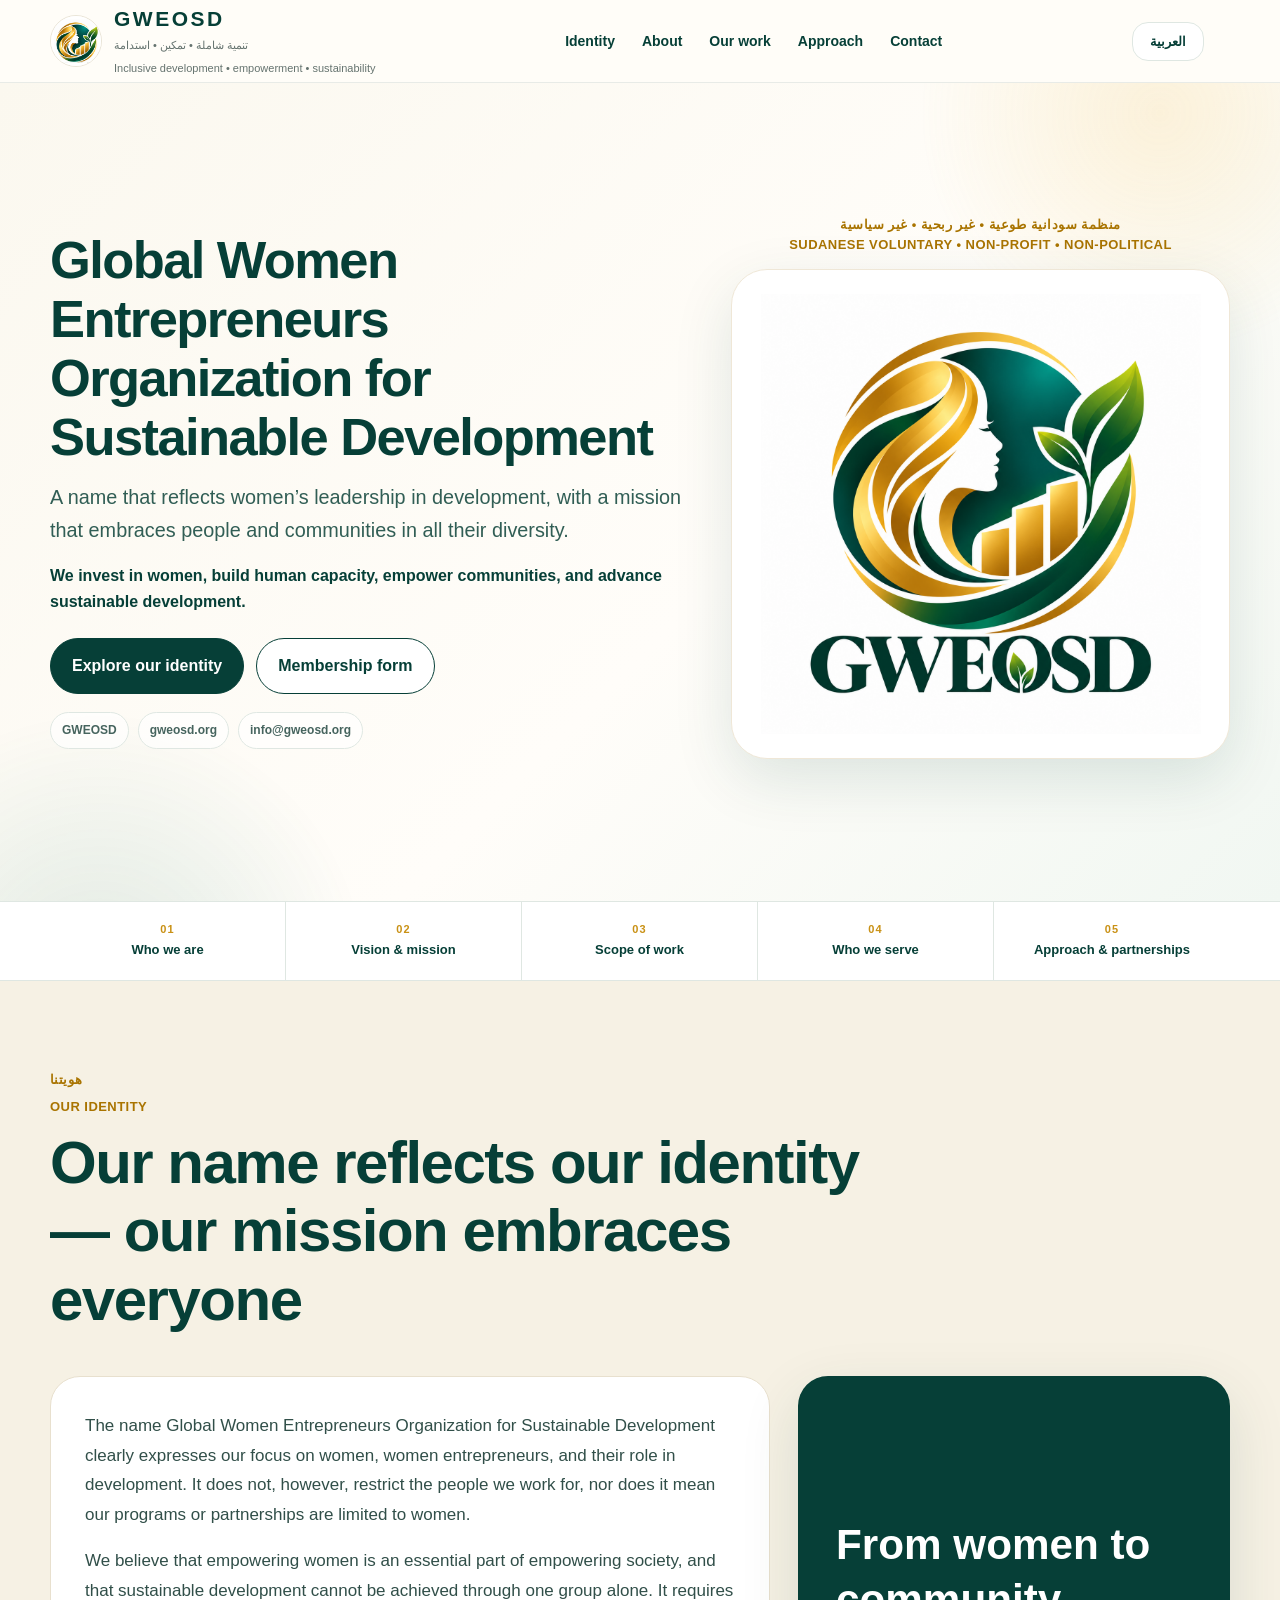
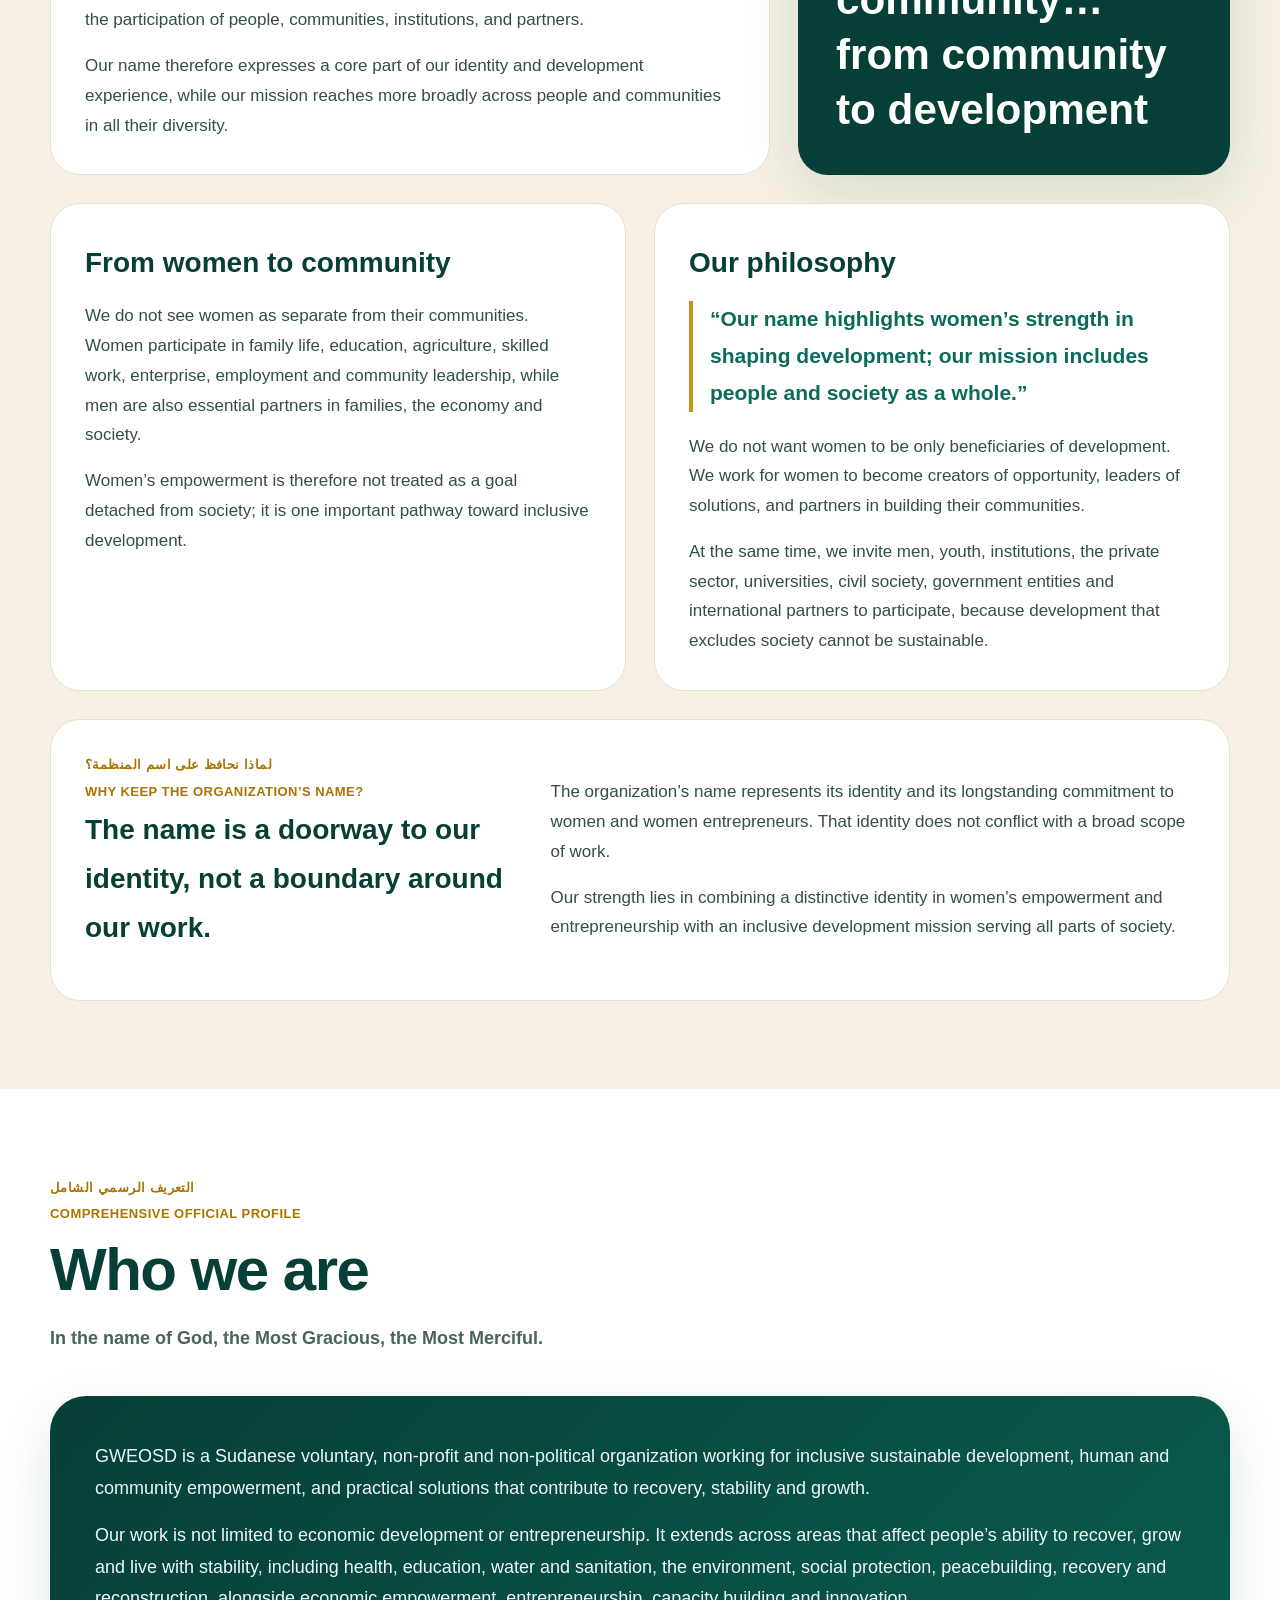
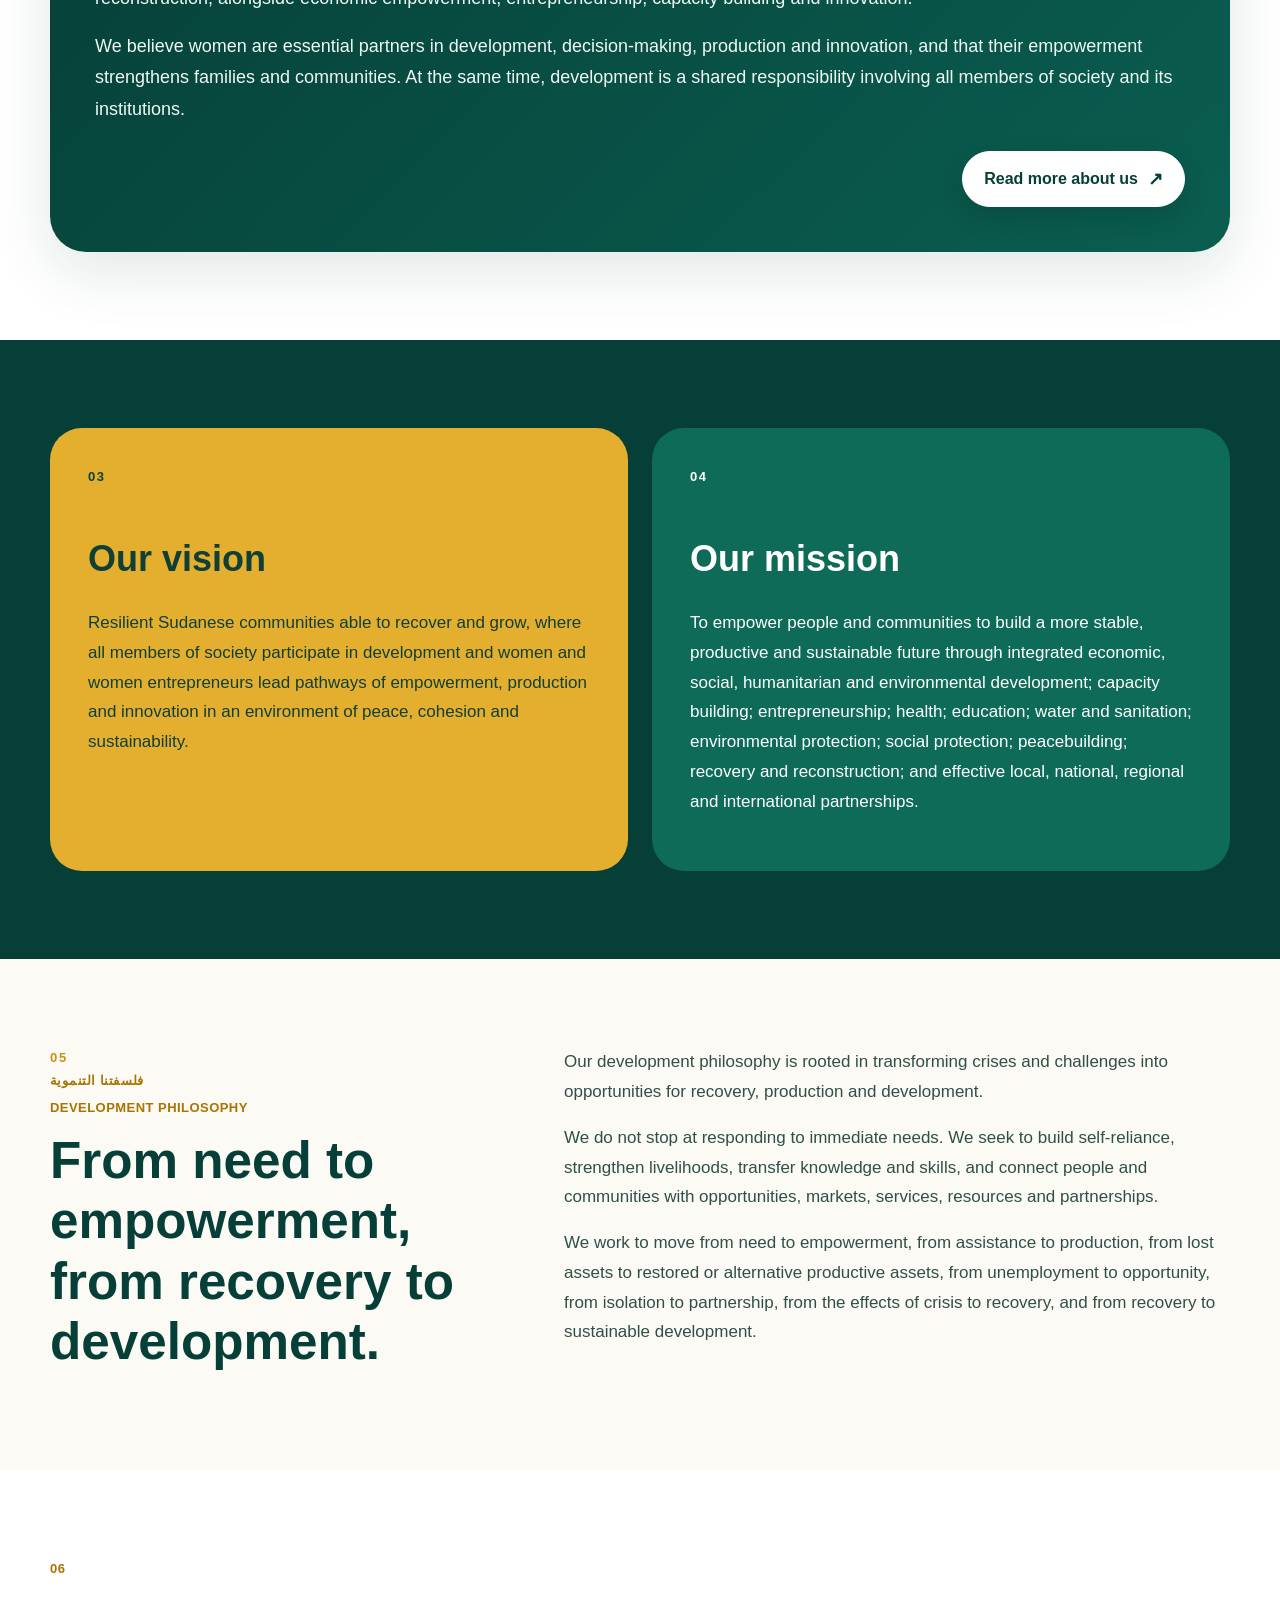
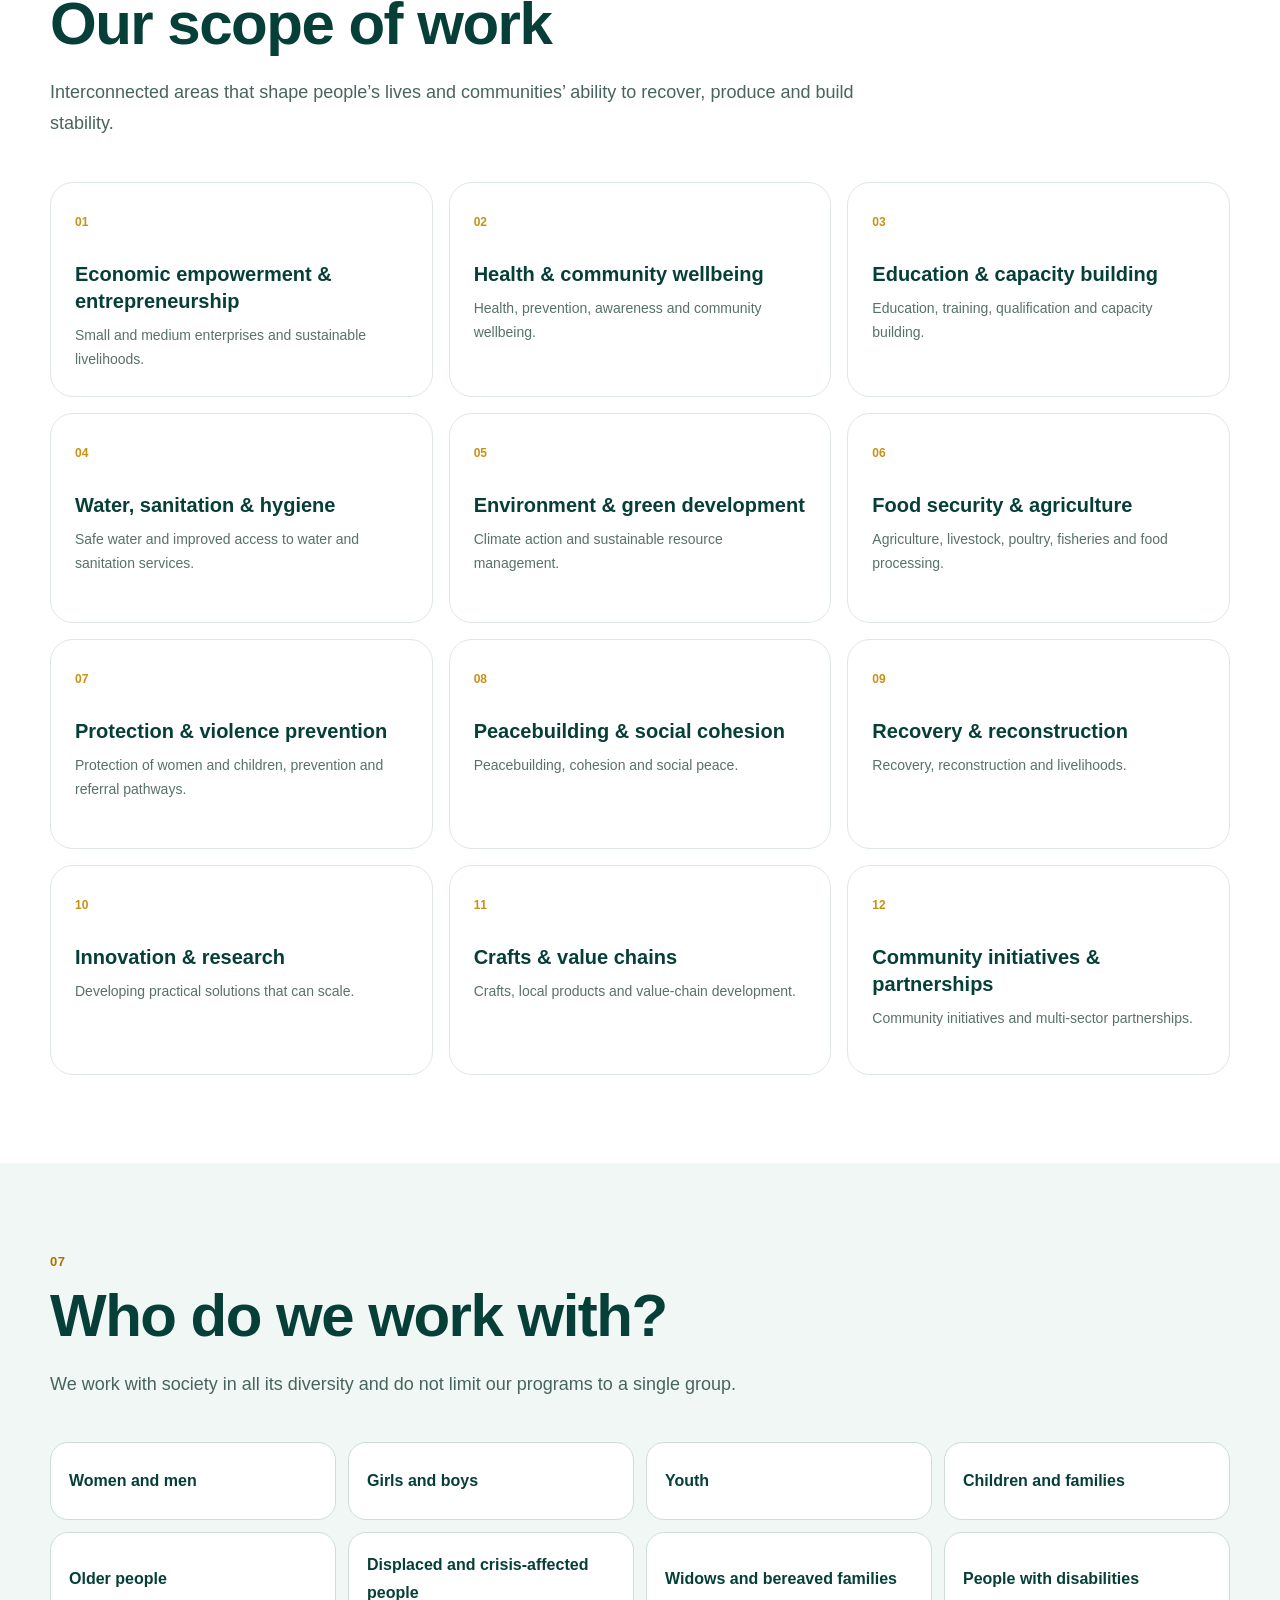
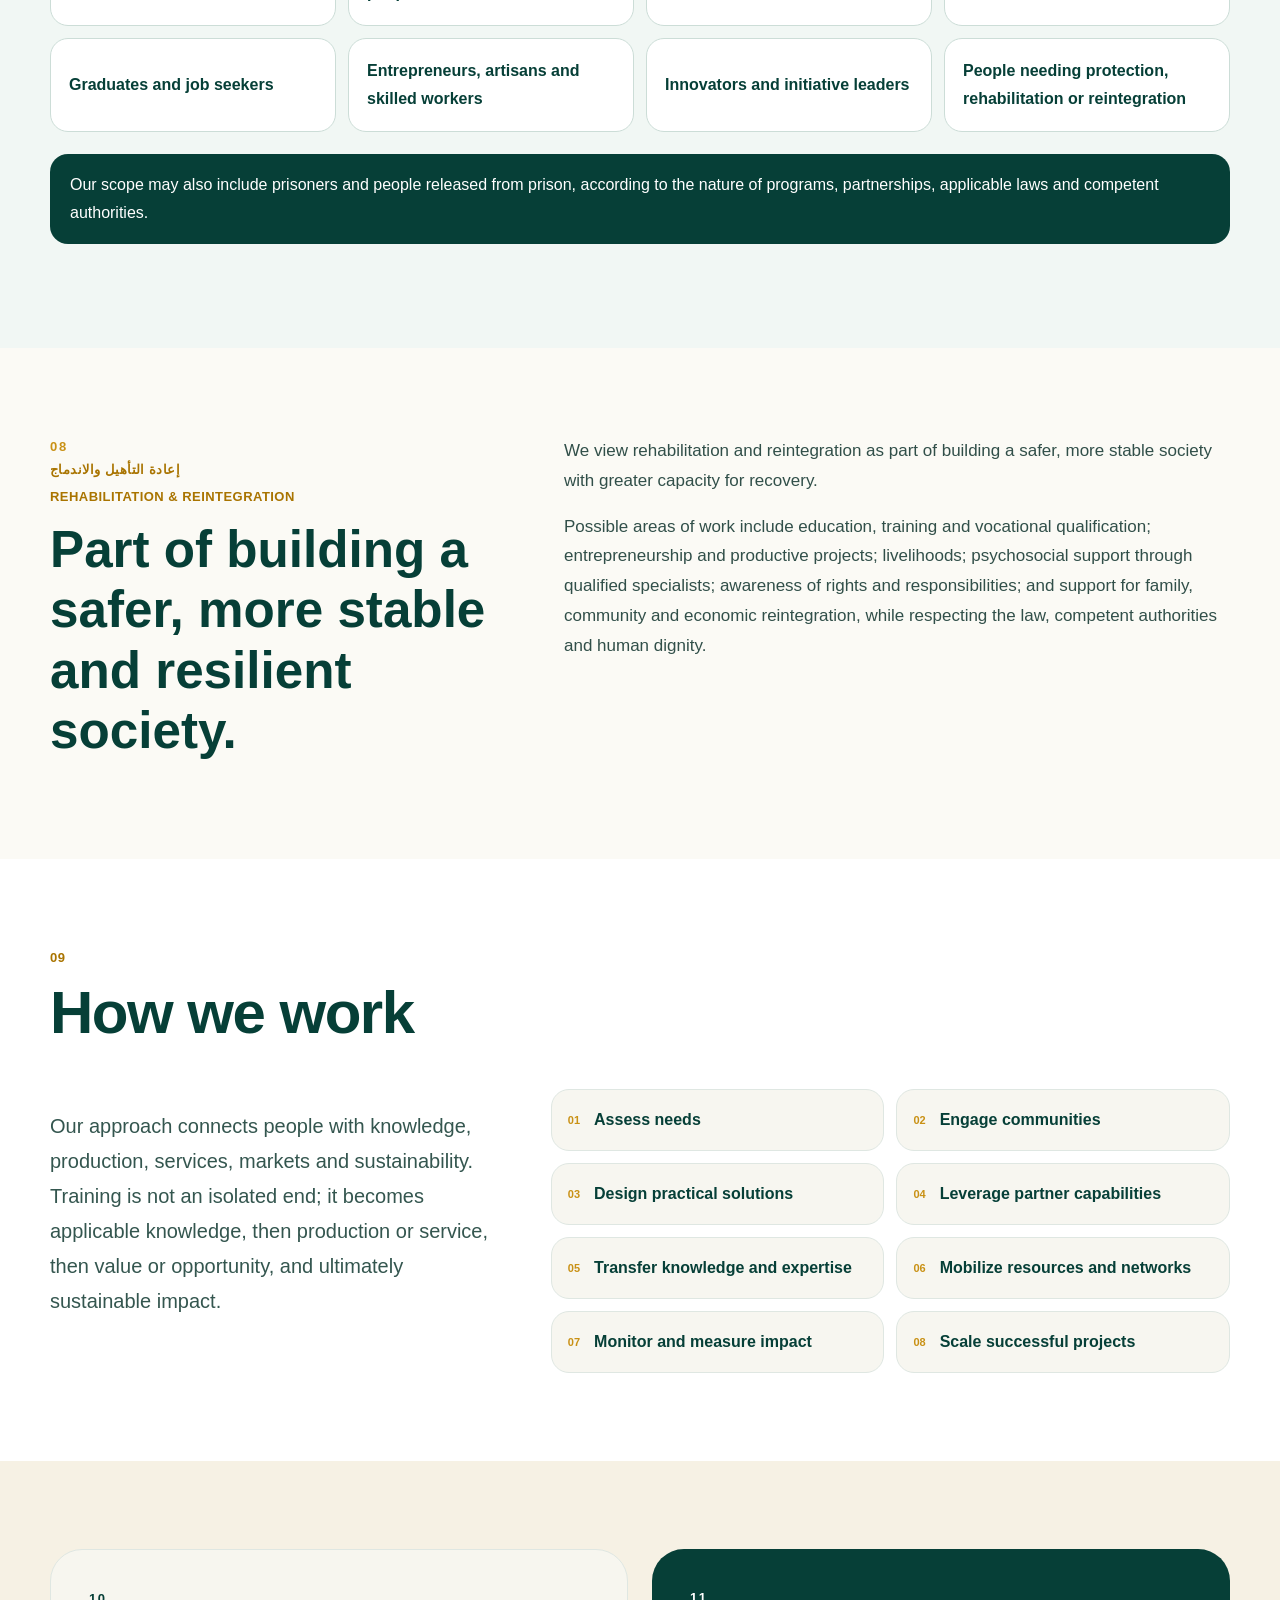
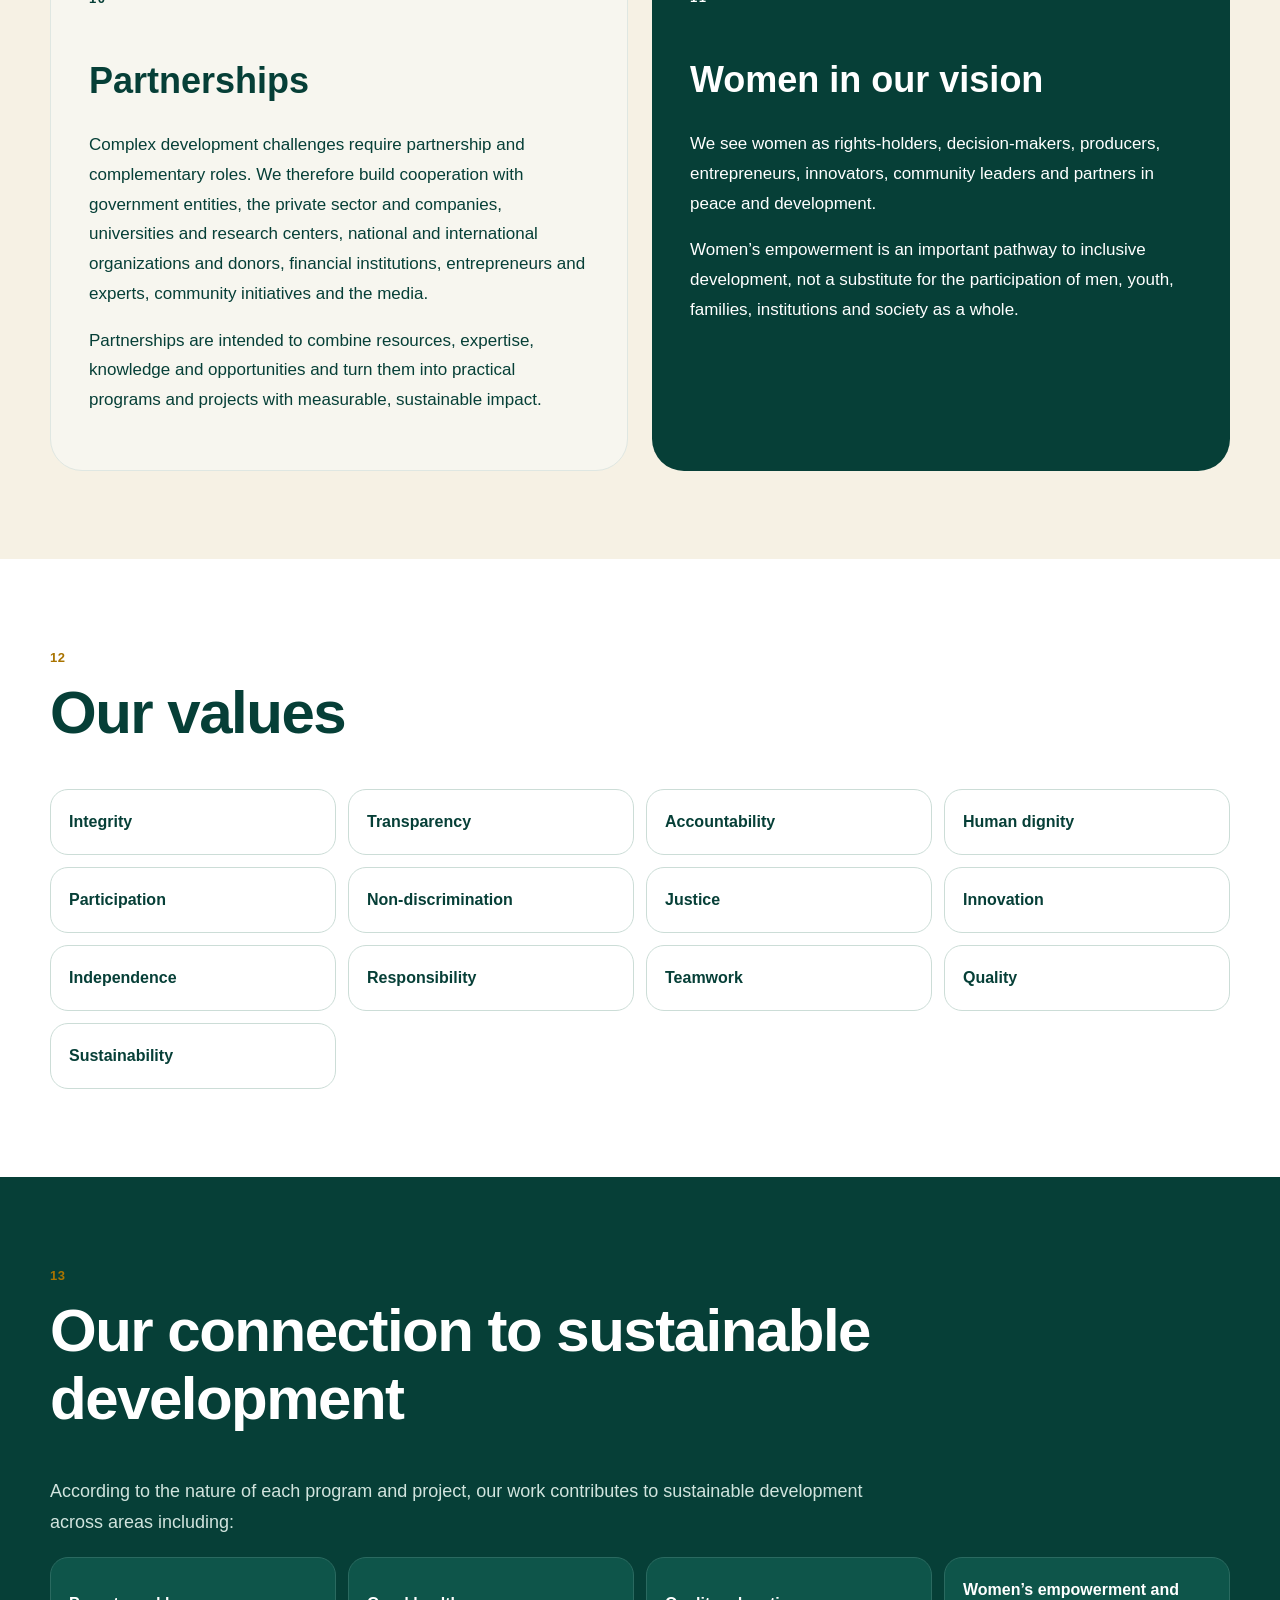
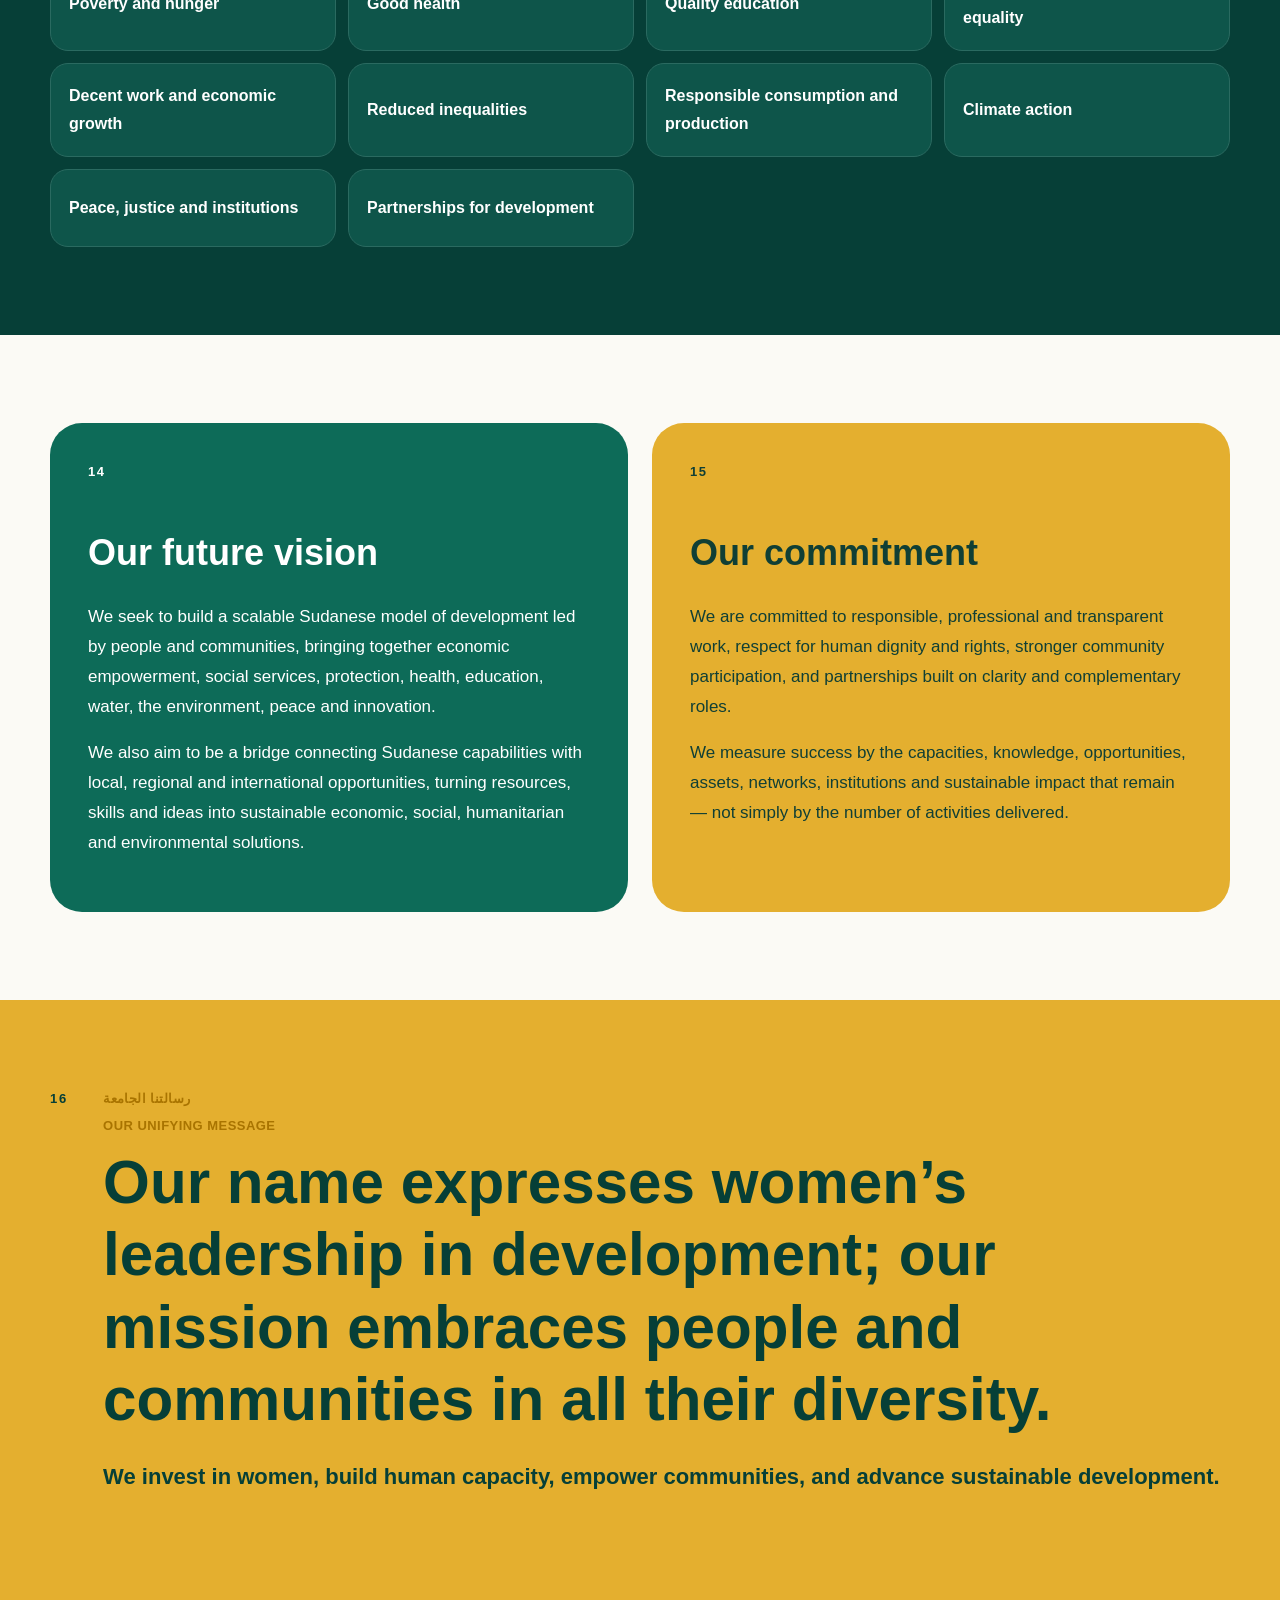
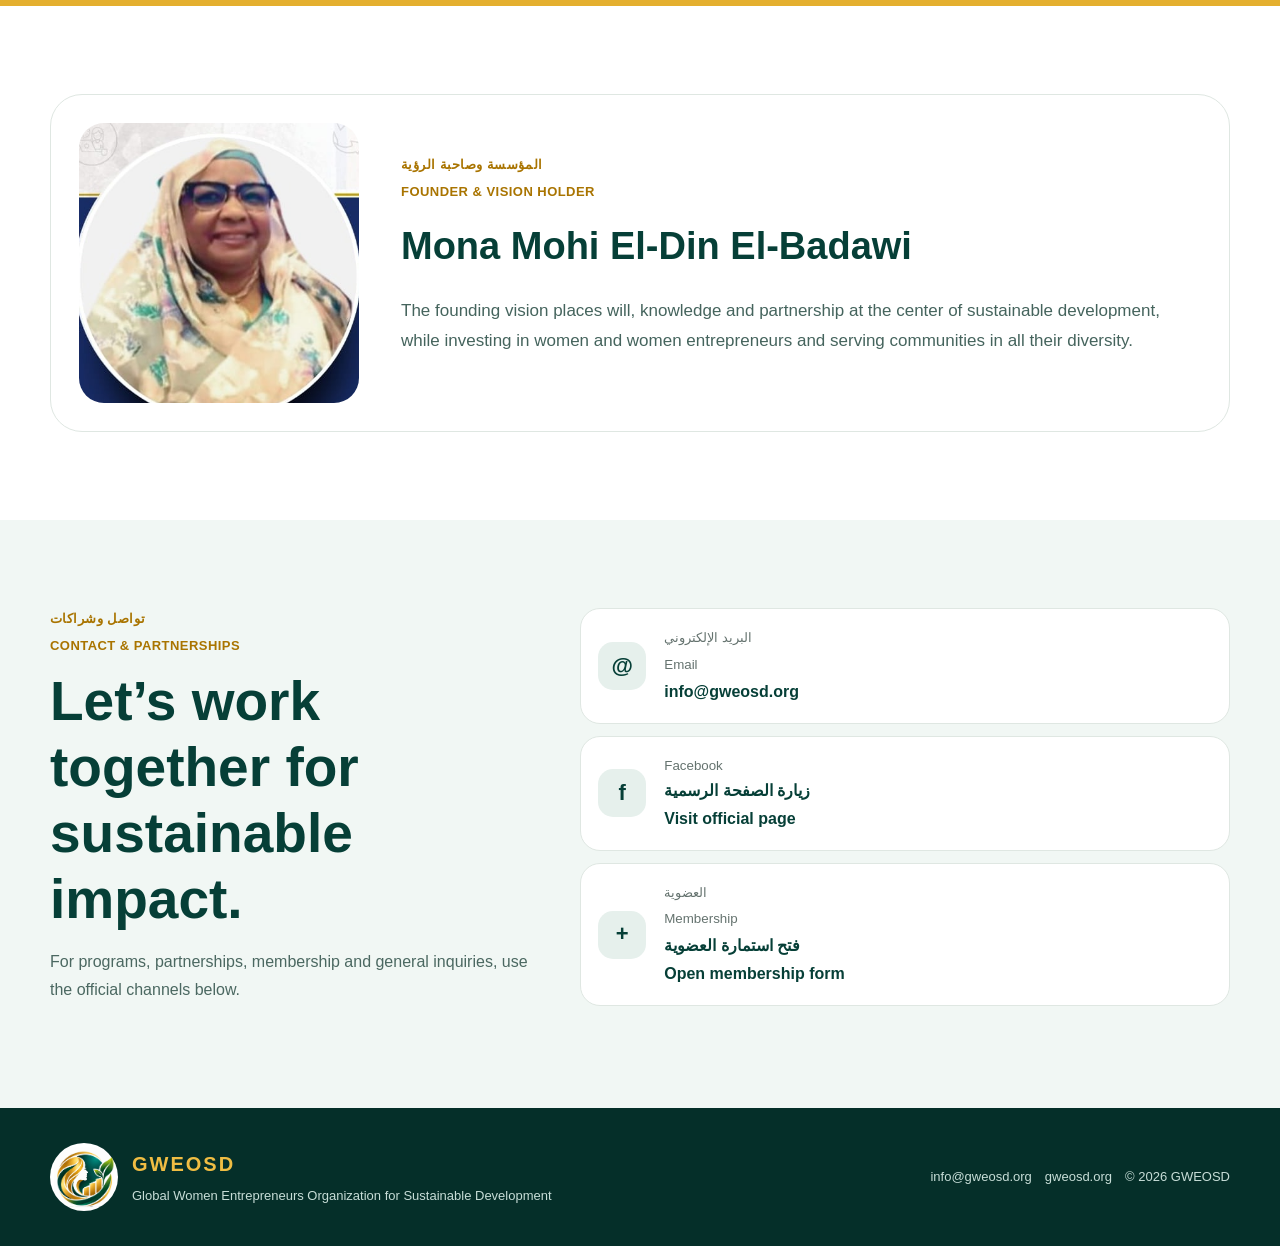
<file: index.html>
<!doctype html>
<html lang="ar" dir="rtl">
<head>
  <meta charset="utf-8" />
  <meta name="viewport" content="width=device-width, initial-scale=1" />
  <meta name="theme-color" content="#063f37" />
  <meta name="description" content="GWEOSD — Global Women Entrepreneurs Organization for Sustainable Development. A Sudanese voluntary, non-profit and non-political organization working for inclusive sustainable development, recovery and community empowerment." />
  <meta property="og:title" content="GWEOSD | Global Women Entrepreneurs Organization for Sustainable Development" />
  <meta property="og:description" content="We invest in women, build human capacity, empower communities, and advance sustainable development." />
  <meta property="og:image" content="assets/img/social-preview.jpg" />
  <meta property="og:type" content="website" />
  <link rel="icon" type="image/png" href="assets/img/favicon.png" />
  <link rel="stylesheet" href="styles.css" />
  <title>GWEOSD | منظمة سيدات ورائدات الأعمال العالمية للتنمية المستدامة</title>
</head>
<body>
  <a class="skip-link" href="#main">تخطي إلى المحتوى</a>

  <header class="site-header" id="top">
    <div class="container header-inner">
      <a class="brand" href="#top" aria-label="GWEOSD home">
        <img src="assets/img/gweosd-mark.jpg" alt="GWEOSD emblem" />
        <span><strong>GWEOSD</strong><small class="lang ar">تنمية شاملة • تمكين • استدامة</small><small class="lang en">Inclusive development • empowerment • sustainability</small></span>
      </a>

      <button class="menu-toggle" id="menuToggle" type="button" aria-expanded="false" aria-controls="mainNav" aria-label="فتح القائمة">
        <span></span><span></span><span></span>
      </button>

      <nav class="main-nav" id="mainNav" aria-label="Primary navigation">
        <a href="#identity"><span class="lang ar">هويتنا</span><span class="lang en">Identity</span></a>
        <a href="#official-about"><span class="lang ar">من نحن</span><span class="lang en">About</span></a>
        <a href="#work"><span class="lang ar">مجالات العمل</span><span class="lang en">Our work</span></a>
        <a href="#approach"><span class="lang ar">كيف نعمل</span><span class="lang en">Approach</span></a>
        <a href="#contact"><span class="lang ar">تواصل</span><span class="lang en">Contact</span></a>
      </nav>

      <button class="lang-toggle" id="langToggle" type="button" aria-label="Switch language">English</button>
    </div>
  </header>

  <main id="main">
    <section class="hero">
      <div class="hero-glow glow-a"></div><div class="hero-glow glow-b"></div>
      <div class="container hero-card">
        <div class="hero-kicker reveal">
          <p class="eyebrow lang ar">منظمة سودانية طوعية • غير ربحية • غير سياسية</p>
          <p class="eyebrow lang en">Sudanese voluntary • non-profit • non-political</p>
        </div>
        <div class="hero-visual reveal">
          <img src="assets/img/gweosd-logo.png" alt="GWEOSD logo" />
        </div>
        <div class="hero-copy reveal">
          <h1 class="lang ar">منظمة سيدات ورائدات الأعمال العالمية للتنمية المستدامة</h1>
          <h1 class="lang en">Global Women Entrepreneurs Organization for Sustainable Development</h1>
          <p class="hero-lead lang ar">اسمٌ يعكس ريادة المرأة في التنمية، ورسالةٌ تتسع للإنسان والمجتمع بكل فئاته.</p>
          <p class="hero-lead lang en">A name that reflects women’s leadership in development, with a mission that embraces people and communities in all their diversity.</p>
          <p class="hero-manifesto lang ar">نستثمر في المرأة، نبني الإنسان، نمكّن المجتمع، ونصنع التنمية المستدامة.</p>
          <p class="hero-manifesto lang en">We invest in women, build human capacity, empower communities, and advance sustainable development.</p>
          <div class="hero-actions">
            <a class="btn primary" href="#identity"><span class="lang ar">استكشف هويتنا</span><span class="lang en">Explore our identity</span></a>
            <a class="btn ghost" target="_blank" rel="noopener" href="https://docs.google.com/forms/d/e/1FAIpQLSdX2hirrXFvqdhuylFfF2Cf5Be0JFQV0zEkDz3DdsgaZJVn3w/viewform?usp=publish-editor"><span class="lang ar">طلب العضوية</span><span class="lang en">Membership form</span></a>
          </div>
          <div class="hero-meta">
            <span>GWEOSD</span><span>gweosd.org</span><span>info@gweosd.org</span>
          </div>
        </div>
      </div>
    </section>

    <section class="quick-nav" aria-label="Page sections">
      <div class="container quick-nav-inner">
        <a href="#official-about"><b>01</b><span class="lang ar">من نحن</span><span class="lang en">Who we are</span></a>
        <a href="#vision"><b>02</b><span class="lang ar">الرؤية والرسالة</span><span class="lang en">Vision & mission</span></a>
        <a href="#work"><b>03</b><span class="lang ar">نطاق العمل</span><span class="lang en">Scope of work</span></a>
        <a href="#people"><b>04</b><span class="lang ar">لمن نعمل</span><span class="lang en">Who we serve</span></a>
        <a href="#approach"><b>05</b><span class="lang ar">المنهج والشراكات</span><span class="lang en">Approach & partnerships</span></a>
      </div>
    </section>

    <section class="identity section-pad" id="identity">
      <div class="container">
        <div class="section-heading reveal">
          <span class="eyebrow lang ar">هويتنا</span><span class="eyebrow lang en">Our identity</span>
          <h2 class="lang ar">اسمنا يعكس هويتنا… ورسالتنا تتسع للجميع</h2>
          <h2 class="lang en">Our name reflects our identity — our mission embraces everyone</h2>
        </div>

        <div class="identity-grid">
          <article class="identity-story reveal">
            <div class="lang ar prose">
              <p>يحمل اسم منظمة سيدات ورائدات الأعمال العالمية للتنمية المستدامة دلالة واضحة على اهتمام المنظمة بالنساء ورائدات الأعمال ودورهن في التنمية، لكنه لا يمثل حصراً للفئة التي تعمل المنظمة من أجلها، ولا يعني أن برامجها أو شراكاتها مقتصرة على النساء.</p>
              <p>فالمنظمة تنطلق من الإيمان بأن تمكين المرأة جزء أساسي من تمكين المجتمع، وأن التنمية المستدامة لا يمكن أن تتحقق من خلال فئة واحدة، وإنما من خلال مشاركة جميع أفراد المجتمع ومؤسساته.</p>
              <p>ومن هنا فإن اسم المنظمة يعبّر عن إحدى ركائز هويتها وخبرتها التنموية، بينما تعبر رسالتها عن نطاق أوسع يشمل الإنسان والمجتمع بكل فئاته.</p>
            </div>
            <div class="lang en prose">
              <p>The name Global Women Entrepreneurs Organization for Sustainable Development clearly expresses our focus on women, women entrepreneurs, and their role in development. It does not, however, restrict the people we work for, nor does it mean our programs or partnerships are limited to women.</p>
              <p>We believe that empowering women is an essential part of empowering society, and that sustainable development cannot be achieved through one group alone. It requires the participation of people, communities, institutions, and partners.</p>
              <p>Our name therefore expresses a core part of our identity and development experience, while our mission reaches more broadly across people and communities in all their diversity.</p>
            </div>
          </article>

          <aside class="identity-quote reveal">
            <span class="lang ar">من المرأة إلى المجتمع…<br/>ومن المجتمع إلى التنمية</span>
            <span class="lang en">From women to community…<br/>from community to development</span>
          </aside>
        </div>

        <div class="identity-columns">
          <article class="story-card reveal">
            <h3 class="lang ar">من المرأة إلى المجتمع</h3><h3 class="lang en">From women to community</h3>
            <div class="lang ar prose">
              <p>تؤمن المنظمة بأن المرأة ليست جزيرة منفصلة عن مجتمعها؛ فهي أم، وابنة، وزوجة، ومربية، وموظفة، ومزارعة، وحرفية، ورائدة أعمال، وقائدة مجتمع، كما أن الرجل شريك أساسي في الأسرة والاقتصاد والمجتمع.</p>
              <p>لذلك لا تنظر المنظمة إلى تمكين المرأة باعتباره هدفاً منفصلاً عن المجتمع، وإنما باعتباره مدخلاً من مداخل التنمية الشاملة.</p>
            </div>
            <div class="lang en prose">
              <p>We do not see women as separate from their communities. Women participate in family life, education, agriculture, skilled work, enterprise, employment and community leadership, while men are also essential partners in families, the economy and society.</p>
              <p>Women’s empowerment is therefore not treated as a goal detached from society; it is one important pathway toward inclusive development.</p>
            </div>
          </article>

          <article class="story-card reveal">
            <h3 class="lang ar">فلسفتنا</h3><h3 class="lang en">Our philosophy</h3>
            <blockquote class="lang ar">«اسمنا يركز على قوة المرأة في صناعة التنمية، ورسالتنا تشمل الإنسان والمجتمع كله.»</blockquote>
            <blockquote class="lang en">“Our name highlights women’s strength in shaping development; our mission includes people and society as a whole.”</blockquote>
            <div class="lang ar prose">
              <p>فالمنظمة لا تريد فقط أن تكون المرأة مستفيدة من التنمية، بل تسعى إلى أن تكون صانعة للفرص وقائدة للحلول وشريكة في بناء مجتمعها.</p>
              <p>وفي الوقت نفسه، تدعو الرجال والشباب والمؤسسات والقطاع الخاص والجامعات والمجتمع المدني والجهات الحكومية والشركاء الدوليين إلى المشاركة في هذه العملية؛ لأن التنمية التي تستبعد المجتمع لا يمكن أن تكون تنمية مستدامة.</p>
            </div>
            <div class="lang en prose">
              <p>We do not want women to be only beneficiaries of development. We work for women to become creators of opportunity, leaders of solutions, and partners in building their communities.</p>
              <p>At the same time, we invite men, youth, institutions, the private sector, universities, civil society, government entities and international partners to participate, because development that excludes society cannot be sustainable.</p>
            </div>
          </article>
        </div>

        <article class="name-card reveal">
          <div>
            <span class="eyebrow lang ar">لماذا نحافظ على اسم المنظمة؟</span><span class="eyebrow lang en">Why keep the organization’s name?</span>
            <h3 class="lang ar">الاسم بوابة لهويتنا، وليس حدوداً لعملنا.</h3>
            <h3 class="lang en">The name is a doorway to our identity, not a boundary around our work.</h3>
          </div>
          <div class="lang ar prose">
            <p>إن اسم المنظمة يمثل هويتها ورسالتها التاريخية في دعم النساء ورائدات الأعمال، ولا يتعارض ذلك مع اتساع نطاق عملها.</p>
            <p>قوة المنظمة تكمن في الجمع بين هوية واضحة ومميزة في تمكين المرأة وريادة الأعمال، ورسالة تنموية شاملة تخدم جميع فئات المجتمع.</p>
          </div>
          <div class="lang en prose">
            <p>The organization’s name represents its identity and its longstanding commitment to women and women entrepreneurs. That identity does not conflict with a broad scope of work.</p>
            <p>Our strength lies in combining a distinctive identity in women’s empowerment and entrepreneurship with an inclusive development mission serving all parts of society.</p>
          </div>
        </article>
      </div>
    </section>

    <section class="official-about section-pad" id="official-about">
      <div class="container">
        <div class="section-heading reveal">
          <span class="eyebrow lang ar">التعريف الرسمي الشامل</span><span class="eyebrow lang en">Comprehensive official profile</span>
          <h2 class="lang ar">من نحن</h2><h2 class="lang en">Who we are</h2>
          <p class="bismillah lang ar">بسم الله الرحمن الرحيم</p>
          <p class="bismillah lang en">In the name of God, the Most Gracious, the Most Merciful.</p>
        </div>

        <div class="about-lead reveal">
          <div class="lang ar prose">
            <p>منظمة سيدات ورائدات الأعمال العالمية للتنمية المستدامة هي منظمة سودانية طوعية، غير ربحية وغير سياسية، تعمل من أجل التنمية المستدامة الشاملة وتمكين الإنسان والمجتمع، وتطوير حلول عملية تسهم في التعافي والاستقرار والنمو.</p>
            <p>ولا يقتصر عمل المنظمة على المجال الاقتصادي أو ريادة الأعمال، بل يمتد إلى مختلف المجالات التي تمس حياة الإنسان وقدرته على التعافي والنمو والاستقرار، بما يشمل الصحة والتعليم والمياه والإصحاح والبيئة والحماية الاجتماعية وبناء السلام والتعافي وإعادة الإعمار، إلى جانب التمكين الاقتصادي وريادة الأعمال وبناء القدرات والابتكار.</p>
            <p>وتنطلق المنظمة من قناعة بأن المرأة شريك أساسي في التنمية وصناعة القرار والإنتاج والابتكار، وأن تمكينها ينعكس على الأسرة والمجتمع، مع التأكيد في الوقت نفسه على أن التنمية مسؤولية مشتركة يشارك فيها جميع أفراد المجتمع ومؤسساته.</p>
          </div>
          <div class="lang en prose">
            <p>GWEOSD is a Sudanese voluntary, non-profit and non-political organization working for inclusive sustainable development, human and community empowerment, and practical solutions that contribute to recovery, stability and growth.</p>
            <p>Our work is not limited to economic development or entrepreneurship. It extends across areas that affect people’s ability to recover, grow and live with stability, including health, education, water and sanitation, the environment, social protection, peacebuilding, recovery and reconstruction, alongside economic empowerment, entrepreneurship, capacity building and innovation.</p>
            <p>We believe women are essential partners in development, decision-making, production and innovation, and that their empowerment strengthens families and communities. At the same time, development is a shared responsibility involving all members of society and its institutions.</p>
          </div>
          <div class="about-read-more-row">
            <a class="btn about-read-more" href="about.html">
              <span class="lang ar">اقرأ المزيد عنّا</span>
              <span class="lang en">Read more about us</span>
              <span class="about-arrow" aria-hidden="true">↗</span>
            </a>
          </div>
        </div>
      </div>
    </section>

    <section class="vision-band section-pad" id="vision">
      <div class="container feature-grid">
        <article class="feature-card gold reveal">
          <span>03</span><h2 class="lang ar">رؤيتنا</h2><h2 class="lang en">Our vision</h2>
          <p class="lang ar">مجتمعات سودانية قادرة على الصمود والتعافي والنمو، يشارك فيها جميع أفراد المجتمع في صناعة التنمية، وتقود فيها النساء ورائدات الأعمال مسارات التمكين والإنتاج والابتكار، في بيئة يسودها السلام والتماسك والاستدامة.</p>
          <p class="lang en">Resilient Sudanese communities able to recover and grow, where all members of society participate in development and women and women entrepreneurs lead pathways of empowerment, production and innovation in an environment of peace, cohesion and sustainability.</p>
        </article>
        <article class="feature-card green reveal">
          <span>04</span><h2 class="lang ar">رسالتنا</h2><h2 class="lang en">Our mission</h2>
          <p class="lang ar">تمكين الإنسان والمجتمع من بناء مستقبل أكثر استقراراً وإنتاجية واستدامة، من خلال برامج ومشروعات متكاملة في التنمية الاقتصادية والاجتماعية والإنسانية والبيئية، وبناء القدرات، وريادة الأعمال، والصحة، والتعليم، والمياه والإصحاح، وحماية البيئة، والحماية الاجتماعية، وبناء السلام والتعافي وإعادة الإعمار، مع تطوير شراكات فعالة على المستويات المحلية والوطنية والإقليمية والدولية.</p>
          <p class="lang en">To empower people and communities to build a more stable, productive and sustainable future through integrated economic, social, humanitarian and environmental development; capacity building; entrepreneurship; health; education; water and sanitation; environmental protection; social protection; peacebuilding; recovery and reconstruction; and effective local, national, regional and international partnerships.</p>
        </article>
      </div>
    </section>

    <section class="philosophy section-pad" id="philosophy">
      <div class="container split-layout">
        <div class="split-title reveal">
          <span class="big-num">05</span>
          <span class="eyebrow lang ar">فلسفتنا التنموية</span><span class="eyebrow lang en">Development philosophy</span>
          <h2 class="lang ar">من الاحتياج إلى التمكين، ومن التعافي إلى التنمية.</h2>
          <h2 class="lang en">From need to empowerment, from recovery to development.</h2>
        </div>
        <div class="lang ar prose reveal">
          <p>تنطلق فلسفة المنظمة من تحويل الأزمات والتحديات إلى فرص للتعافي والإنتاج والتنمية.</p>
          <p>ولا تتوقف المنظمة عند الاستجابة للاحتياجات، بل تسعى إلى بناء القدرة على الاعتماد على الذات، وتطوير سبل كسب العيش، ونقل المعرفة والمهارات، وربط الأفراد والمجتمعات بالفرص والأسواق والخدمات والموارد والشراكات.</p>
          <p>وتعمل على الانتقال من الاحتياج إلى التمكين، ومن المساعدة إلى الإنتاج، ومن فقدان الأصول إلى استعادة أو بناء أصول إنتاجية بديلة، ومن البطالة إلى الفرص، ومن العزلة إلى الشراكات، ومن آثار الأزمات إلى التعافي، ومن التعافي إلى التنمية المستدامة.</p>
        </div>
        <div class="lang en prose reveal">
          <p>Our development philosophy is rooted in transforming crises and challenges into opportunities for recovery, production and development.</p>
          <p>We do not stop at responding to immediate needs. We seek to build self-reliance, strengthen livelihoods, transfer knowledge and skills, and connect people and communities with opportunities, markets, services, resources and partnerships.</p>
          <p>We work to move from need to empowerment, from assistance to production, from lost assets to restored or alternative productive assets, from unemployment to opportunity, from isolation to partnership, from the effects of crisis to recovery, and from recovery to sustainable development.</p>
        </div>
      </div>
    </section>

    <section class="work section-pad" id="work">
      <div class="container">
        <div class="section-heading reveal">
          <span class="eyebrow">06</span>
          <h2 class="lang ar">نطاق عملنا</h2><h2 class="lang en">Our scope of work</h2>
          <p class="lang ar">مجالات مترابطة تمس حياة الإنسان وقدرة المجتمع على التعافي والإنتاج والاستقرار.</p>
          <p class="lang en">Interconnected areas that shape people’s lives and communities’ ability to recover, produce and build stability.</p>
        </div>
        <div class="work-grid">
          <article><b>01</b><h3 class="lang ar">التمكين الاقتصادي وريادة الأعمال</h3><h3 class="lang en">Economic empowerment & entrepreneurship</h3><p class="lang ar">المشروعات الصغيرة والمتوسطة وسبل كسب العيش.</p><p class="lang en">Small and medium enterprises and sustainable livelihoods.</p></article>
          <article><b>02</b><h3 class="lang ar">الصحة والرفاه المجتمعي</h3><h3 class="lang en">Health & community wellbeing</h3><p class="lang ar">الصحة والوقاية والتوعية وتعزيز الرفاه المجتمعي.</p><p class="lang en">Health, prevention, awareness and community wellbeing.</p></article>
          <article><b>03</b><h3 class="lang ar">التعليم وبناء القدرات</h3><h3 class="lang en">Education & capacity building</h3><p class="lang ar">التعليم والتدريب والتأهيل وبناء القدرات.</p><p class="lang en">Education, training, qualification and capacity building.</p></article>
          <article><b>04</b><h3 class="lang ar">المياه والإصحاح والنظافة</h3><h3 class="lang en">Water, sanitation & hygiene</h3><p class="lang ar">توفير المياه الآمنة وتحسين الوصول إلى خدمات المياه والإصحاح.</p><p class="lang en">Safe water and improved access to water and sanitation services.</p></article>
          <article><b>05</b><h3 class="lang ar">البيئة والتنمية الخضراء</h3><h3 class="lang en">Environment & green development</h3><p class="lang ar">العمل المناخي والإدارة المستدامة للموارد.</p><p class="lang en">Climate action and sustainable resource management.</p></article>
          <article><b>06</b><h3 class="lang ar">الأمن الغذائي والزراعة</h3><h3 class="lang en">Food security & agriculture</h3><p class="lang ar">الزراعة والثروة الحيوانية والدواجن والأسماك والتصنيع الغذائي.</p><p class="lang en">Agriculture, livestock, poultry, fisheries and food processing.</p></article>
          <article><b>07</b><h3 class="lang ar">الحماية والوقاية من العنف</h3><h3 class="lang en">Protection & violence prevention</h3><p class="lang ar">حماية النساء والأطفال ومسارات الإحالة والحماية.</p><p class="lang en">Protection of women and children, prevention and referral pathways.</p></article>
          <article><b>08</b><h3 class="lang ar">بناء السلام والتماسك</h3><h3 class="lang en">Peacebuilding & social cohesion</h3><p class="lang ar">بناء السلام والتماسك والسلم الاجتماعي.</p><p class="lang en">Peacebuilding, cohesion and social peace.</p></article>
          <article><b>09</b><h3 class="lang ar">التعافي وإعادة الإعمار</h3><h3 class="lang en">Recovery & reconstruction</h3><p class="lang ar">التعافي وإعادة الإعمار وسبل كسب العيش.</p><p class="lang en">Recovery, reconstruction and livelihoods.</p></article>
          <article><b>10</b><h3 class="lang ar">الابتكار والبحث</h3><h3 class="lang en">Innovation & research</h3><p class="lang ar">تطوير حلول عملية قابلة للتوسع.</p><p class="lang en">Developing practical solutions that can scale.</p></article>
          <article><b>11</b><h3 class="lang ar">الحرف وسلاسل القيمة</h3><h3 class="lang en">Crafts & value chains</h3><p class="lang ar">الحرف والمنتجات المحلية وسلاسل القيمة.</p><p class="lang en">Crafts, local products and value-chain development.</p></article>
          <article><b>12</b><h3 class="lang ar">المبادرات والشراكات</h3><h3 class="lang en">Community initiatives & partnerships</h3><p class="lang ar">المبادرات المجتمعية والشراكات متعددة القطاعات.</p><p class="lang en">Community initiatives and multi-sector partnerships.</p></article>
        </div>
      </div>
    </section>

    <section class="people section-pad" id="people">
      <div class="container">
        <div class="section-heading reveal">
          <span class="eyebrow">07</span><h2 class="lang ar">لمن نعمل؟</h2><h2 class="lang en">Who do we work with?</h2>
          <p class="lang ar">تعمل المنظمة مع المجتمع بكل فئاته، ولا تحصر برامجها في فئة واحدة.</p>
          <p class="lang en">We work with society in all its diversity and do not limit our programs to a single group.</p>
        </div>
        <div class="people-grid reveal">
          <span class="lang ar">النساء والرجال</span><span class="lang en">Women and men</span>
          <span class="lang ar">الفتيات والفتيان</span><span class="lang en">Girls and boys</span>
          <span class="lang ar">الشباب</span><span class="lang en">Youth</span>
          <span class="lang ar">الأطفال والأسر</span><span class="lang en">Children and families</span>
          <span class="lang ar">كبار السن</span><span class="lang en">Older people</span>
          <span class="lang ar">النازحون والمتأثرون بالحرب والأزمات</span><span class="lang en">Displaced and crisis-affected people</span>
          <span class="lang ar">الأرامل وأسر المتوفين</span><span class="lang en">Widows and bereaved families</span>
          <span class="lang ar">الأشخاص ذوو الإعاقة</span><span class="lang en">People with disabilities</span>
          <span class="lang ar">الخريجون والباحثون عن فرص العمل</span><span class="lang en">Graduates and job seekers</span>
          <span class="lang ar">أصحاب المشروعات والحرف والمهارات</span><span class="lang en">Entrepreneurs, artisans and skilled workers</span>
          <span class="lang ar">المبتكرون وأصحاب المبادرات</span><span class="lang en">Innovators and initiative leaders</span>
          <span class="lang ar">الفئات المحتاجة للحماية والتأهيل وإعادة الاندماج</span><span class="lang en">People needing protection, rehabilitation or reintegration</span>
        </div>
        <p class="people-note lang ar reveal">كما يشمل نطاق عمل المنظمة السجناء والمفرج عنهم، وفقاً لطبيعة البرامج والشراكات والقوانين والجهات المختصة.</p>
        <p class="people-note lang en reveal">Our scope may also include prisoners and people released from prison, according to the nature of programs, partnerships, applicable laws and competent authorities.</p>
      </div>
    </section>

    <section class="reintegration section-pad" id="reintegration">
      <div class="container split-layout">
        <div class="split-title reveal">
          <span class="big-num">08</span><span class="eyebrow lang ar">إعادة التأهيل والاندماج</span><span class="eyebrow lang en">Rehabilitation & reintegration</span>
          <h2 class="lang ar">جزء من بناء مجتمع أكثر أمناً واستقراراً وقدرة على التعافي.</h2>
          <h2 class="lang en">Part of building a safer, more stable and resilient society.</h2>
        </div>
        <div class="lang ar prose reveal">
          <p>تتعامل المنظمة مع إعادة التأهيل والاندماج باعتبارهما جزءاً من بناء مجتمع أكثر أمناً واستقراراً وقدرة على التعافي.</p>
          <p>وتشمل مجالات العمل الممكنة التدريب والتعليم والتأهيل المهني، وريادة الأعمال والمشروعات الإنتاجية، وسبل كسب العيش، والدعم النفسي والاجتماعي من خلال المختصين، والتوعية بالحقوق والمسؤوليات، ودعم إعادة الاندماج الأسري والمجتمعي والاقتصادي، مع احترام القوانين والجهات المختصة وكرامة الإنسان.</p>
        </div>
        <div class="lang en prose reveal">
          <p>We view rehabilitation and reintegration as part of building a safer, more stable society with greater capacity for recovery.</p>
          <p>Possible areas of work include education, training and vocational qualification; entrepreneurship and productive projects; livelihoods; psychosocial support through qualified specialists; awareness of rights and responsibilities; and support for family, community and economic reintegration, while respecting the law, competent authorities and human dignity.</p>
        </div>
      </div>
    </section>

    <section class="approach section-pad" id="approach">
      <div class="container">
        <div class="section-heading reveal"><span class="eyebrow">09</span><h2 class="lang ar">كيف نعمل؟</h2><h2 class="lang en">How we work</h2></div>
        <div class="approach-grid">
          <div class="approach-copy reveal">
            <p class="lang ar">تعتمد المنظمة منهجاً يربط الإنسان بالمعرفة والإنتاج والخدمات والسوق والاستدامة. فالتدريب لا يكون غاية منفصلة، بل يتحول إلى معرفة قابلة للتطبيق، ثم إلى إنتاج أو خدمة، ثم إلى قيمة أو فرصة، وصولاً إلى أثر مستدام.</p>
            <p class="lang en">Our approach connects people with knowledge, production, services, markets and sustainability. Training is not an isolated end; it becomes applicable knowledge, then production or service, then value or opportunity, and ultimately sustainable impact.</p>
          </div>
          <ol class="steps reveal">
            <li><b>01</b><span class="lang ar">دراسة الاحتياجات</span><span class="lang en">Assess needs</span></li>
            <li><b>02</b><span class="lang ar">المشاركة المجتمعية</span><span class="lang en">Engage communities</span></li>
            <li><b>03</b><span class="lang ar">تصميم حلول عملية</span><span class="lang en">Design practical solutions</span></li>
            <li><b>04</b><span class="lang ar">الاستفادة من قدرات الشركاء</span><span class="lang en">Leverage partner capabilities</span></li>
            <li><b>05</b><span class="lang ar">نقل المعرفة والخبرات</span><span class="lang en">Transfer knowledge and expertise</span></li>
            <li><b>06</b><span class="lang ar">تعبئة الموارد وبناء الشبكات</span><span class="lang en">Mobilize resources and networks</span></li>
            <li><b>07</b><span class="lang ar">المتابعة وقياس الأثر</span><span class="lang en">Monitor and measure impact</span></li>
            <li><b>08</b><span class="lang ar">تطوير المشروعات الناجحة وتوسيع نطاقها</span><span class="lang en">Scale successful projects</span></li>
          </ol>
        </div>
      </div>
    </section>

    <section class="partnerships section-pad" id="partnerships">
      <div class="container feature-grid">
        <article class="feature-card light reveal">
          <span>10</span><h2 class="lang ar">الشراكات</h2><h2 class="lang en">Partnerships</h2>
          <p class="lang ar">تؤمن المنظمة بأن التحديات التنموية المعقدة تحتاج إلى شراكات وتكامل في الأدوار، ولذلك تعمل على بناء علاقات تعاون مع الجهات الحكومية، والقطاع الخاص والشركات، والجامعات ومراكز البحث، والمنظمات الوطنية والدولية والجهات المانحة، والمؤسسات المالية، ورائدات ورواد الأعمال والخبراء، والمبادرات المجتمعية ووسائل الإعلام.</p>
          <p class="lang en">Complex development challenges require partnership and complementary roles. We therefore build cooperation with government entities, the private sector and companies, universities and research centers, national and international organizations and donors, financial institutions, entrepreneurs and experts, community initiatives and the media.</p>
          <p class="lang ar">وتهدف الشراكات إلى دمج الموارد والخبرات والمعرفة والفرص وتحويلها إلى برامج ومشروعات عملية ذات أثر قابل للقياس والاستدامة.</p>
          <p class="lang en">Partnerships are intended to combine resources, expertise, knowledge and opportunities and turn them into practical programs and projects with measurable, sustainable impact.</p>
        </article>
        <article class="feature-card dark reveal">
          <span>11</span><h2 class="lang ar">المرأة في رؤيتنا</h2><h2 class="lang en">Women in our vision</h2>
          <p class="lang ar">تنظر المنظمة إلى المرأة باعتبارها صاحبة حق، وصانعة قرار، ومنتجة، ورائدة أعمال، ومبتكرة، وقائدة مجتمعية، وشريكاً في السلام والتنمية.</p>
          <p class="lang en">We see women as rights-holders, decision-makers, producers, entrepreneurs, innovators, community leaders and partners in peace and development.</p>
          <p class="lang ar">ويمثل تمكين المرأة مدخلاً مهماً للتنمية الشاملة، وليس بديلاً عن مشاركة الرجال والشباب والأسر والمؤسسات والمجتمع بأكمله في صناعة التنمية.</p>
          <p class="lang en">Women’s empowerment is an important pathway to inclusive development, not a substitute for the participation of men, youth, families, institutions and society as a whole.</p>
        </article>
      </div>
    </section>

    <section class="values section-pad" id="values">
      <div class="container">
        <div class="section-heading reveal"><span class="eyebrow">12</span><h2 class="lang ar">قيمنا</h2><h2 class="lang en">Our values</h2></div>
        <div class="values-grid reveal">
          <span class="lang ar">النزاهة</span><span class="lang en">Integrity</span>
          <span class="lang ar">الشفافية</span><span class="lang en">Transparency</span>
          <span class="lang ar">المساءلة</span><span class="lang en">Accountability</span>
          <span class="lang ar">كرامة الإنسان</span><span class="lang en">Human dignity</span>
          <span class="lang ar">المشاركة</span><span class="lang en">Participation</span>
          <span class="lang ar">عدم التمييز</span><span class="lang en">Non-discrimination</span>
          <span class="lang ar">العدالة</span><span class="lang en">Justice</span>
          <span class="lang ar">الابتكار</span><span class="lang en">Innovation</span>
          <span class="lang ar">الاستقلالية</span><span class="lang en">Independence</span>
          <span class="lang ar">المسؤولية</span><span class="lang en">Responsibility</span>
          <span class="lang ar">العمل الجماعي</span><span class="lang en">Teamwork</span>
          <span class="lang ar">الجودة</span><span class="lang en">Quality</span>
          <span class="lang ar">الاستدامة</span><span class="lang en">Sustainability</span>
        </div>
      </div>
    </section>

    <section class="sdg section-pad" id="sdg">
      <div class="container">
        <div class="section-heading reveal"><span class="eyebrow">13</span><h2 class="lang ar">ارتباطنا بالتنمية المستدامة</h2><h2 class="lang en">Our connection to sustainable development</h2></div>
        <p class="section-intro lang ar reveal">تسهم المنظمة، بحسب طبيعة كل مشروع وبرنامج، في دعم أهداف التنمية المستدامة، بما في ذلك المجالات التالية:</p>
        <p class="section-intro lang en reveal">According to the nature of each program and project, our work contributes to sustainable development across areas including:</p>
        <div class="sdg-grid reveal">
          <span class="lang ar">القضاء على الفقر والجوع</span><span class="lang en">Poverty and hunger</span>
          <span class="lang ar">الصحة الجيدة</span><span class="lang en">Good health</span>
          <span class="lang ar">التعليم الجيد</span><span class="lang en">Quality education</span>
          <span class="lang ar">تمكين المرأة والمساواة</span><span class="lang en">Women’s empowerment and equality</span>
          <span class="lang ar">العمل اللائق والنمو الاقتصادي</span><span class="lang en">Decent work and economic growth</span>
          <span class="lang ar">الحد من أوجه عدم المساواة</span><span class="lang en">Reduced inequalities</span>
          <span class="lang ar">الاستهلاك والإنتاج المسؤولان</span><span class="lang en">Responsible consumption and production</span>
          <span class="lang ar">العمل المناخي</span><span class="lang en">Climate action</span>
          <span class="lang ar">السلام والعدل والمؤسسات</span><span class="lang en">Peace, justice and institutions</span>
          <span class="lang ar">الشراكات من أجل التنمية</span><span class="lang en">Partnerships for development</span>
        </div>
      </div>
    </section>

    <section class="future section-pad" id="future">
      <div class="container feature-grid">
        <article class="feature-card green reveal"><span>14</span><h2 class="lang ar">رؤيتنا للمستقبل</h2><h2 class="lang en">Our future vision</h2>
          <p class="lang ar">تسعى المنظمة إلى بناء نموذج سوداني قابل للتوسع في التنمية، يقوده الإنسان والمجتمع، ويجمع بين التمكين الاقتصادي والخدمات الاجتماعية والحماية والصحة والتعليم والمياه والبيئة والسلام والابتكار.</p>
          <p class="lang en">We seek to build a scalable Sudanese model of development led by people and communities, bringing together economic empowerment, social services, protection, health, education, water, the environment, peace and innovation.</p>
          <p class="lang ar">كما تسعى إلى أن تكون جسراً يربط القدرات السودانية بالفرص المحلية والإقليمية والدولية، وتحويل الموارد والمهارات والأفكار إلى حلول اقتصادية واجتماعية وإنسانية وبيئية مستدامة.</p>
          <p class="lang en">We also aim to be a bridge connecting Sudanese capabilities with local, regional and international opportunities, turning resources, skills and ideas into sustainable economic, social, humanitarian and environmental solutions.</p>
        </article>
        <article class="feature-card gold reveal"><span>15</span><h2 class="lang ar">التزامنا</h2><h2 class="lang en">Our commitment</h2>
          <p class="lang ar">تلتزم المنظمة بالعمل المسؤول والمهني والشفاف، واحترام كرامة الإنسان وحقوقه، وتعزيز المشاركة المجتمعية، وبناء شراكات قائمة على الوضوح وتكامل الأدوار.</p>
          <p class="lang en">We are committed to responsible, professional and transparent work, respect for human dignity and rights, stronger community participation, and partnerships built on clarity and complementary roles.</p>
          <p class="lang ar">ويقاس نجاح المنظمة بما تتركه من قدرات ومعرفة وفرص وأصول وشبكات ومؤسسات وأثر مستدام، وليس بعدد الأنشطة المنفذة فقط.</p>
          <p class="lang en">We measure success by the capacities, knowledge, opportunities, assets, networks, institutions and sustainable impact that remain — not simply by the number of activities delivered.</p>
        </article>
      </div>
    </section>

    <section class="unifying section-pad" id="unifying">
      <div class="container unifying-card reveal">
        <span class="big-num">16</span>
        <div>
          <span class="eyebrow lang ar">رسالتنا الجامعة</span><span class="eyebrow lang en">Our unifying message</span>
          <h2 class="lang ar">اسمنا يعبّر عن ريادة المرأة في التنمية، ورسالتنا تتسع للإنسان والمجتمع بكل فئاته.</h2>
          <h2 class="lang en">Our name expresses women’s leadership in development; our mission embraces people and communities in all their diversity.</h2>
          <p class="lang ar">نستثمر في المرأة، نبني الإنسان، نمكّن المجتمع، ونصنع التنمية المستدامة.</p>
          <p class="lang en">We invest in women, build human capacity, empower communities, and advance sustainable development.</p>
        </div>
      </div>
    </section>

    <section class="founder section-pad" id="founder">
      <div class="container founder-card reveal">
        <div class="founder-photo"><img src="assets/img/founder-mona-badawi.jpg" alt="Founder of GWEOSD" /></div>
        <div>
          <span class="eyebrow lang ar">المؤسسة وصاحبة الرؤية</span><span class="eyebrow lang en">Founder & vision holder</span>
          <h2 class="lang ar">منى محي الدين البدوي</h2><h2 class="lang en">Mona Mohi El-Din El-Badawi</h2>
          <p class="lang ar">تقود الرؤية التأسيسية للمنظمة نحو تنمية مستدامة تقودها الإرادة والمعرفة والشراكة، مع الاستثمار في طاقات النساء ورائدات الأعمال وخدمة المجتمع بكل فئاته.</p>
          <p class="lang en">The founding vision places will, knowledge and partnership at the center of sustainable development, while investing in women and women entrepreneurs and serving communities in all their diversity.</p>
        </div>
      </div>
    </section>

    <section class="contact section-pad" id="contact">
      <div class="container contact-wrap">
        <div class="contact-copy reveal">
          <span class="eyebrow lang ar">تواصل وشراكات</span><span class="eyebrow lang en">Contact & partnerships</span>
          <h2 class="lang ar">لنعمل معاً من أجل أثر مستدام.</h2><h2 class="lang en">Let’s work together for sustainable impact.</h2>
          <p class="lang ar">للبرامج والشراكات والعضوية والاستفسارات العامة، يمكن التواصل عبر القنوات الرسمية التالية.</p>
          <p class="lang en">For programs, partnerships, membership and general inquiries, use the official channels below.</p>
        </div>
        <div class="contact-links reveal">
          <a href="mailto:info@gweosd.org"><b>@</b><span><small class="lang ar">البريد الإلكتروني</small><small class="lang en">Email</small><strong>info@gweosd.org</strong></span></a>
          <a target="_blank" rel="noopener" href="https://www.facebook.com/profile.php?id=61594741172172"><b>f</b><span><small>Facebook</small><strong class="lang ar">زيارة الصفحة الرسمية</strong><strong class="lang en">Visit official page</strong></span></a>
          <a target="_blank" rel="noopener" href="https://docs.google.com/forms/d/e/1FAIpQLSdX2hirrXFvqdhuylFfF2Cf5Be0JFQV0zEkDz3DdsgaZJVn3w/viewform?usp=publish-editor"><b>+</b><span><small class="lang ar">العضوية</small><small class="lang en">Membership</small><strong class="lang ar">فتح استمارة العضوية</strong><strong class="lang en">Open membership form</strong></span></a>
        </div>
      </div>
    </section>
  </main>

  <footer class="site-footer">
    <div class="container footer-grid">
      <div class="footer-brand"><img src="assets/img/gweosd-mark.jpg" alt="GWEOSD" /><div><strong>GWEOSD</strong><p class="lang ar">منظمة سيدات ورائدات الأعمال العالمية للتنمية المستدامة</p><p class="lang en">Global Women Entrepreneurs Organization for Sustainable Development</p></div></div>
      <div class="footer-meta"><span>info@gweosd.org</span><span>gweosd.org</span><span>© <span id="year"></span> GWEOSD</span></div>
    </div>
  </footer>

  <script src="script.js"></script>
</body>
</html>
</file>
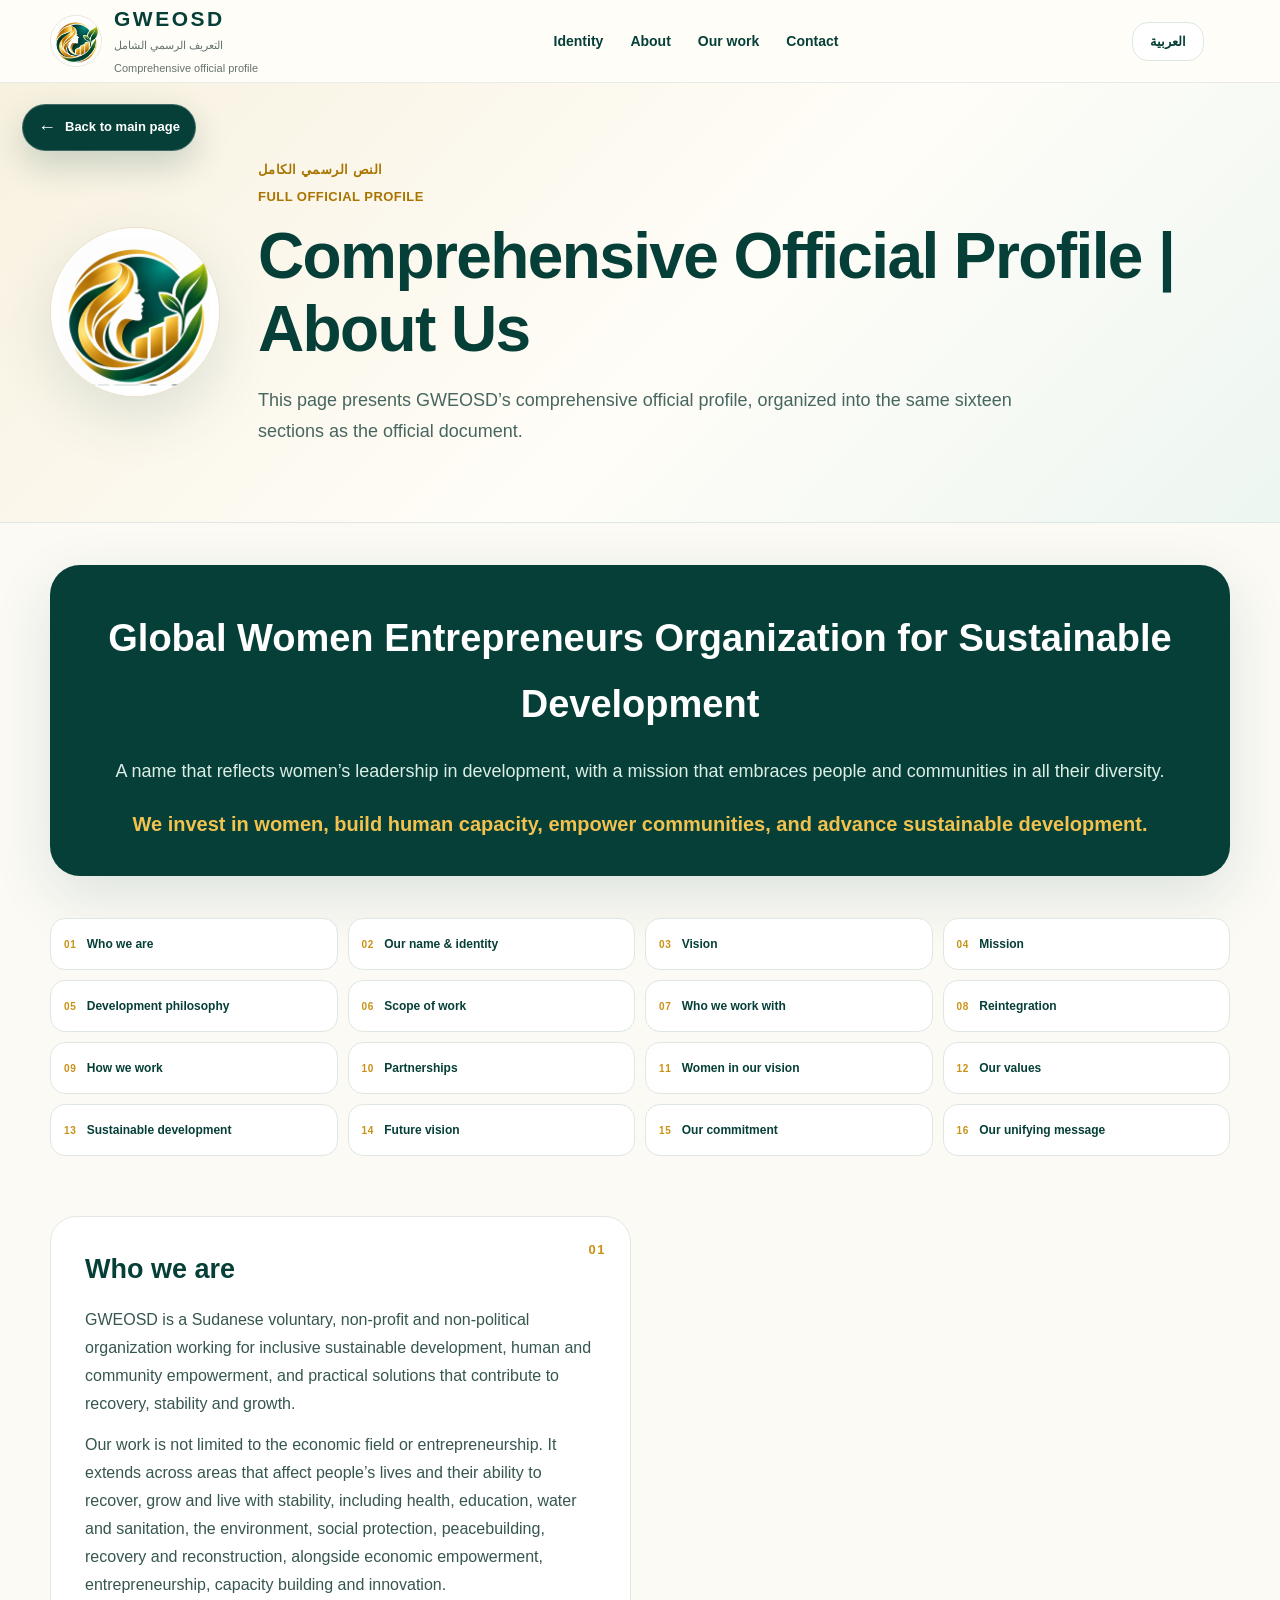
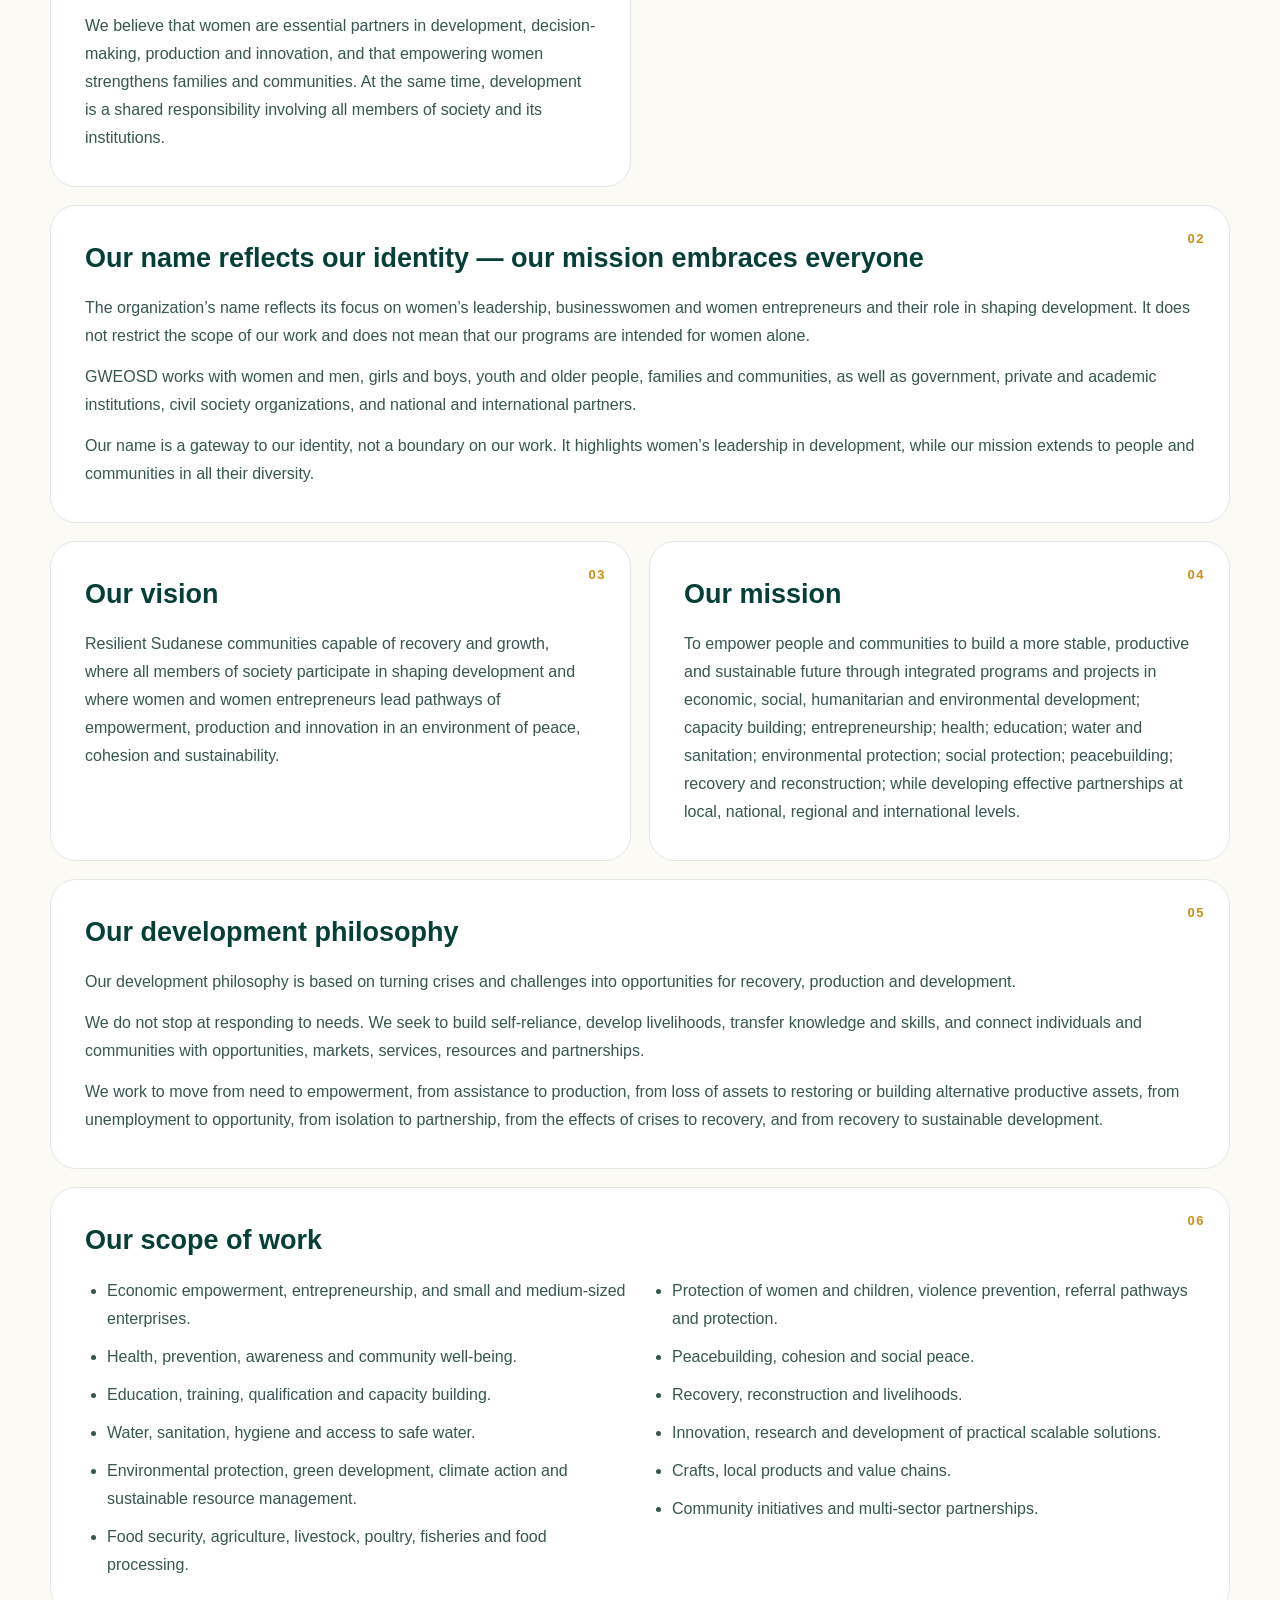
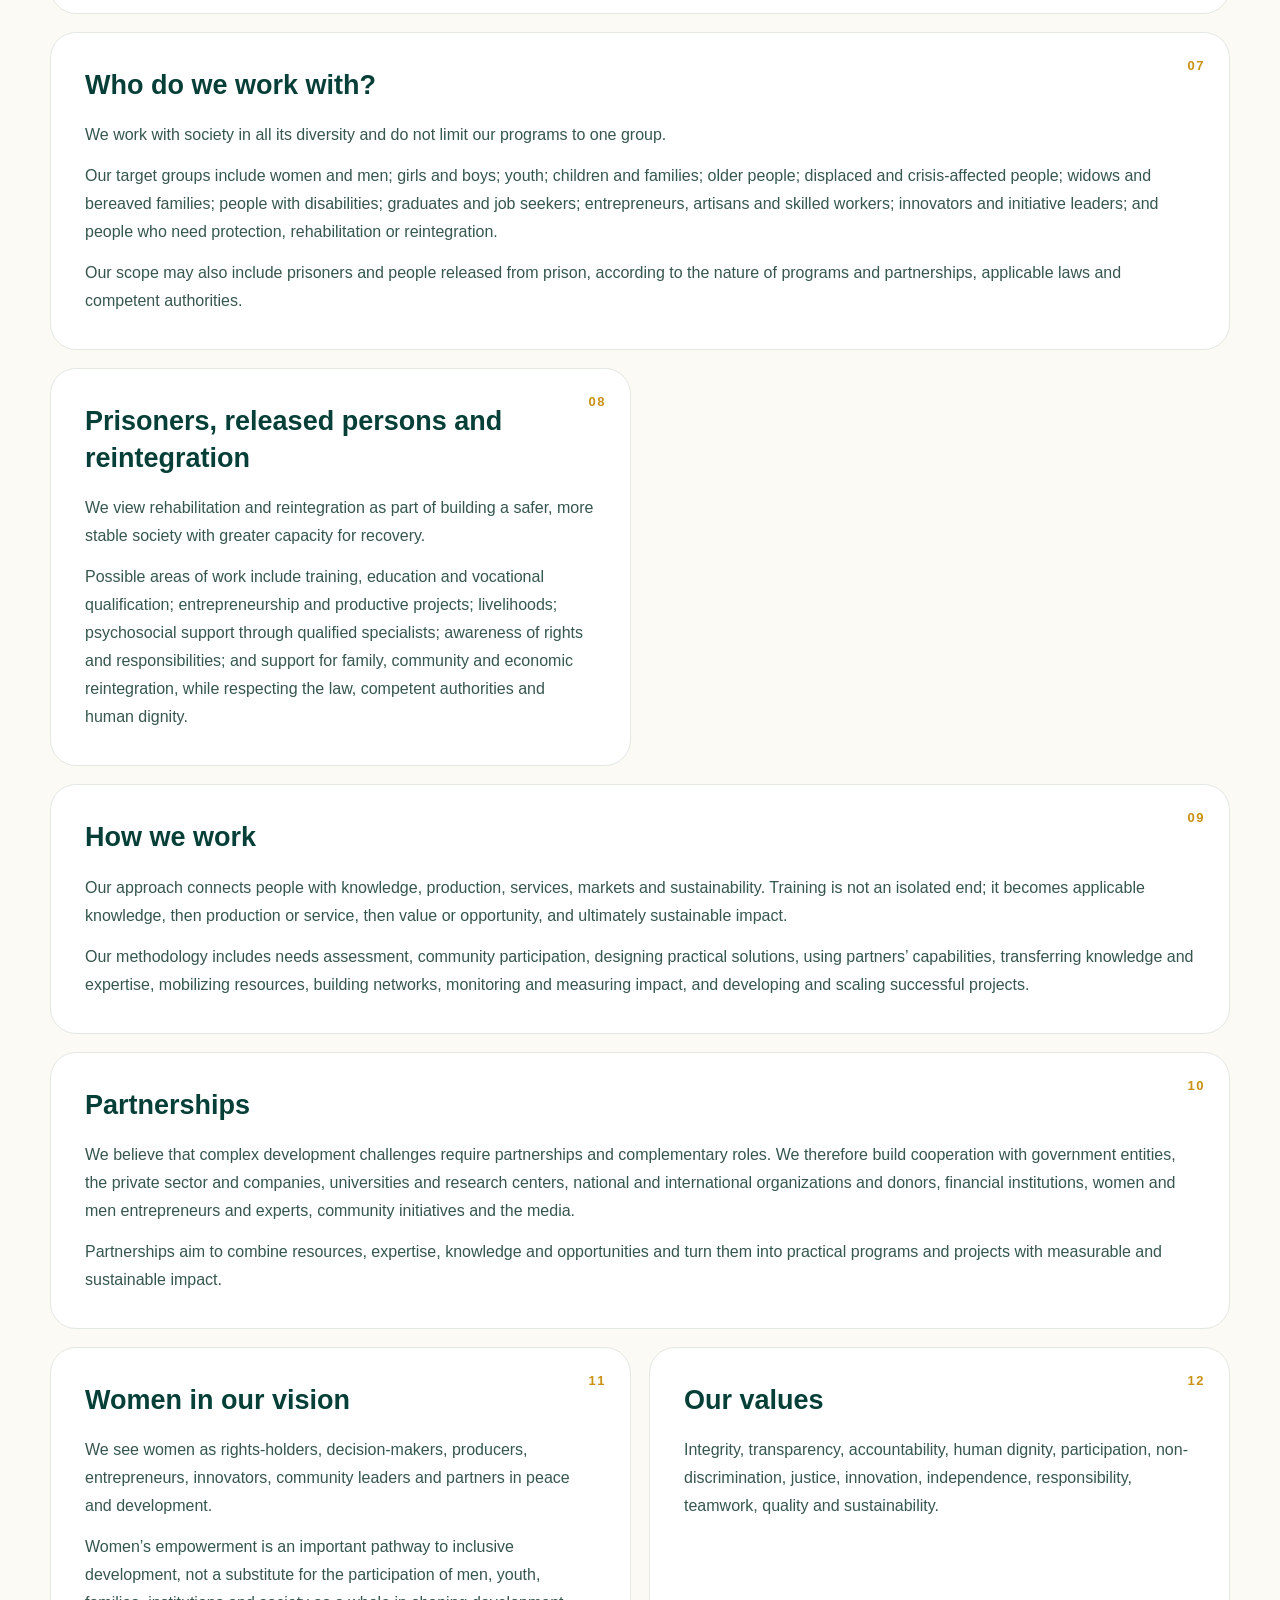
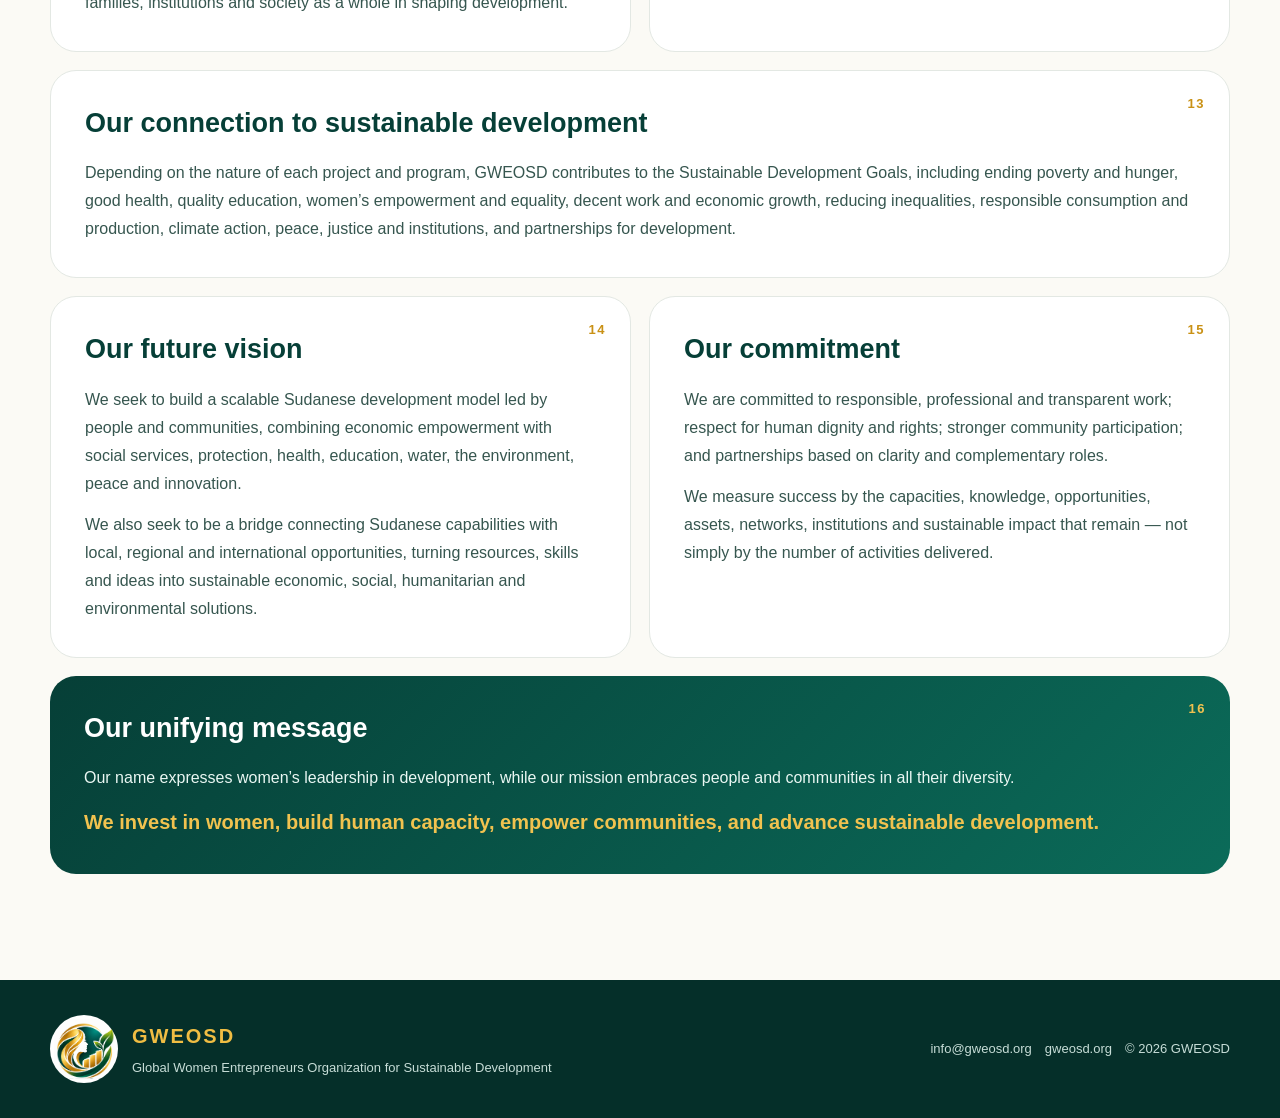
<file: about.html>
<!doctype html>
<html lang="ar" dir="rtl">
<head>
  <meta charset="utf-8" />
  <meta name="viewport" content="width=device-width, initial-scale=1" />
  <meta name="theme-color" content="#063f37" />
  <meta name="description" content="GWEOSD comprehensive official profile — التعريف الرسمي الشامل لمنظمة سيدات ورائدات الأعمال العالمية للتنمية المستدامة." />
  <meta property="og:title" content="GWEOSD | Comprehensive Official Profile" />
  <meta property="og:description" content="The comprehensive official identity and organizational profile of GWEOSD." />
  <meta property="og:image" content="assets/img/social-preview.jpg" />
  <meta property="og:type" content="website" />
  <link rel="icon" type="image/png" href="assets/img/favicon.png" />
  <link rel="stylesheet" href="styles.css" />
  <title>GWEOSD | التعريف الرسمي الشامل</title>
</head>
<body class="about-page">
  <a class="skip-link" href="#main">تخطي إلى المحتوى</a>

  <header class="site-header" id="top">
    <div class="container header-inner about-header-inner">
      <a class="brand" href="index.html" aria-label="GWEOSD home">
        <img src="assets/img/gweosd-mark.jpg" alt="GWEOSD emblem" />
        <span><strong>GWEOSD</strong><small class="lang ar">التعريف الرسمي الشامل</small><small class="lang en">Comprehensive official profile</small></span>
      </a>

      <button class="menu-toggle" id="menuToggle" type="button" aria-expanded="false" aria-controls="mainNav" aria-label="فتح القائمة">
        <span></span><span></span><span></span>
      </button>

      <nav class="main-nav" id="mainNav" aria-label="Primary navigation">
        <a href="index.html#identity"><span class="lang ar">هويتنا</span><span class="lang en">Identity</span></a>
        <a href="index.html#official-about"><span class="lang ar">من نحن</span><span class="lang en">About</span></a>
        <a href="index.html#work"><span class="lang ar">مجالات العمل</span><span class="lang en">Our work</span></a>
        <a href="index.html#contact"><span class="lang ar">تواصل</span><span class="lang en">Contact</span></a>
      </nav>

      <button class="lang-toggle" id="langToggle" type="button" aria-label="Switch language">English</button>
    </div>
  </header>

  <a class="floating-home" href="index.html#official-about" aria-label="Return to main page">
    <span class="floating-home-icon" aria-hidden="true">←</span>
    <span class="lang ar">العودة للرئيسية</span>
    <span class="lang en">Back to main page</span>
  </a>

  <main id="main">
    <section class="profile-hero">
      <div class="container profile-hero-inner">
        <div class="profile-hero-mark reveal">
          <img src="assets/img/gweosd-mark.jpg" alt="GWEOSD emblem" />
        </div>
        <div class="profile-hero-copy reveal">
          <span class="eyebrow lang ar">النص الرسمي الكامل</span>
          <span class="eyebrow lang en">Full official profile</span>
          <h1 class="lang ar">التعريف الرسمي الشامل | من نحن</h1>
          <h1 class="lang en">Comprehensive Official Profile | About Us</h1>
          <p class="lang ar">يعرض هذا القسم التعريف الرسمي الشامل للمنظمة، منظماً في ستة عشر محوراً كما ورد في الوثيقة الرسمية.</p>
          <p class="lang en">This page presents GWEOSD’s comprehensive official profile, organized into the same sixteen sections as the official document.</p>
        </div>
      </div>
    </section>

    <section class="profile-intro-section">
      <div class="container">
        <div class="profile-intro-card reveal">
          <div class="lang ar">
            <p class="bismillah">بسم الله الرحمن الرحيم</p>
            <h2>منظمة سيدات ورائدات الأعمال العالمية للتنمية المستدامة</h2>
            <p class="profile-tagline">اسمٌ يعكس ريادة المرأة في التنمية، ورسالةٌ تتسع للإنسان والمجتمع بكل فئاته.</p>
            <p class="profile-manifesto">نستثمر في المرأة، نبني الإنسان، نمكّن المجتمع، ونصنع التنمية المستدامة.</p>
          </div>
          <div class="lang en">
            <h2>Global Women Entrepreneurs Organization for Sustainable Development</h2>
            <p class="profile-tagline">A name that reflects women’s leadership in development, with a mission that embraces people and communities in all their diversity.</p>
            <p class="profile-manifesto">We invest in women, build human capacity, empower communities, and advance sustainable development.</p>
          </div>
        </div>
      </div>
    </section>

    <nav class="profile-toc" aria-label="Official profile contents">
      <div class="container">
        <div class="lang ar">
          <div class="profile-toc-grid">
          <a href="#chapter-1"><b>01</b><span>من نحن</span></a>
          <a href="#chapter-2"><b>02</b><span>اسمنا وهويتنا</span></a>
          <a href="#chapter-3"><b>03</b><span>الرؤية</span></a>
          <a href="#chapter-4"><b>04</b><span>الرسالة</span></a>
          <a href="#chapter-5"><b>05</b><span>فلسفتنا التنموية</span></a>
          <a href="#chapter-6"><b>06</b><span>نطاق العمل</span></a>
          <a href="#chapter-7"><b>07</b><span>لمن نعمل</span></a>
          <a href="#chapter-8"><b>08</b><span>إعادة الاندماج</span></a>
          <a href="#chapter-9"><b>09</b><span>كيف نعمل</span></a>
          <a href="#chapter-10"><b>10</b><span>الشراكات</span></a>
          <a href="#chapter-11"><b>11</b><span>المرأة في رؤيتنا</span></a>
          <a href="#chapter-12"><b>12</b><span>قيمنا</span></a>
          <a href="#chapter-13"><b>13</b><span>التنمية المستدامة</span></a>
          <a href="#chapter-14"><b>14</b><span>رؤيتنا للمستقبل</span></a>
          <a href="#chapter-15"><b>15</b><span>التزامنا</span></a>
          <a href="#chapter-16"><b>16</b><span>رسالتنا الجامعة</span></a>
          </div>
        </div>
        <div class="lang en">
          <div class="profile-toc-grid">
          <a href="#en-chapter-1"><b>01</b><span>Who we are</span></a>
          <a href="#en-chapter-2"><b>02</b><span>Our name & identity</span></a>
          <a href="#en-chapter-3"><b>03</b><span>Vision</span></a>
          <a href="#en-chapter-4"><b>04</b><span>Mission</span></a>
          <a href="#en-chapter-5"><b>05</b><span>Development philosophy</span></a>
          <a href="#en-chapter-6"><b>06</b><span>Scope of work</span></a>
          <a href="#en-chapter-7"><b>07</b><span>Who we work with</span></a>
          <a href="#en-chapter-8"><b>08</b><span>Reintegration</span></a>
          <a href="#en-chapter-9"><b>09</b><span>How we work</span></a>
          <a href="#en-chapter-10"><b>10</b><span>Partnerships</span></a>
          <a href="#en-chapter-11"><b>11</b><span>Women in our vision</span></a>
          <a href="#en-chapter-12"><b>12</b><span>Our values</span></a>
          <a href="#en-chapter-13"><b>13</b><span>Sustainable development</span></a>
          <a href="#en-chapter-14"><b>14</b><span>Future vision</span></a>
          <a href="#en-chapter-15"><b>15</b><span>Our commitment</span></a>
          <a href="#en-chapter-16"><b>16</b><span>Our unifying message</span></a>
          </div>
        </div>
      </div>
    </nav>

    <section class="official-profile-page section-pad">
      <div class="container">
        <div class="profile-language lang ar">
          <div class="official-grid">
            <article class="official-card reveal" id="chapter-1"><div class="official-num">01</div><h2>من نحن</h2>
              <p>منظمة سيدات ورائدات الأعمال العالمية للتنمية المستدامة هي منظمة سودانية طوعية، غير ربحية وغير سياسية، تعمل من أجل التنمية المستدامة الشاملة وتمكين الإنسان والمجتمع، وتطوير حلول عملية تسهم في التعافي والاستقرار والنمو.</p>
              <p>ولا يقتصر عمل المنظمة على المجال الاقتصادي أو ريادة الأعمال، بل يمتد إلى مختلف المجالات التي تمس حياة الإنسان وقدرته على التعافي والنمو والاستقرار، بما يشمل الصحة والتعليم والمياه والإصحاح والبيئة والحماية الاجتماعية وبناء السلام والتعافي وإعادة الإعمار، إلى جانب التمكين الاقتصادي وريادة الأعمال وبناء القدرات والابتكار.</p>
              <p>وتنطلق المنظمة من قناعة بأن المرأة شريك أساسي في التنمية وصناعة القرار والإنتاج والابتكار، وأن تمكينها ينعكس على الأسرة والمجتمع، مع التأكيد في الوقت نفسه على أن التنمية مسؤولية مشتركة يشارك فيها جميع أفراد المجتمع ومؤسساته.</p>
            </article>
            <article class="official-card wide reveal" id="chapter-2"><div class="official-num">02</div><h2>اسمنا يعكس هويتنا… ورسالتنا تتسع للجميع</h2>
              <p>يعكس اسم المنظمة اهتمامها بريادة المرأة وسيدات ورائدات الأعمال ودورهن في صناعة التنمية، لكنه لا يمثل قيداً على نطاق عملها ولا يعني أن برامجها مخصصة للنساء وحدهن.</p>
              <p>فالمنظمة تعمل مع النساء والرجال، والفتيات والفتيان، والشباب وكبار السن، والأسر والمجتمعات، ومع المؤسسات الحكومية والخاصة والأكاديمية ومنظمات المجتمع المدني والشركاء الوطنيين والدوليين.</p>
              <p>اسم المنظمة هو بوابة لهويتها وليس حدوداً لعملها؛ فهو يبرز ريادة المرأة في التنمية، بينما تتسع رسالتها للإنسان والمجتمع بكل فئاته.</p>
            </article>
            <article class="official-card reveal" id="chapter-3"><div class="official-num">03</div><h2>رؤيتنا</h2>
              <p>مجتمعات سودانية قادرة على الصمود والتعافي والنمو، يشارك فيها جميع أفراد المجتمع في صناعة التنمية، وتقود فيها النساء ورائدات الأعمال مسارات التمكين والإنتاج والابتكار، في بيئة يسودها السلام والتماسك والاستدامة.</p>
            </article>
            <article class="official-card reveal" id="chapter-4"><div class="official-num">04</div><h2>رسالتنا</h2>
              <p>تمكين الإنسان والمجتمع من بناء مستقبل أكثر استقراراً وإنتاجية واستدامة، من خلال برامج ومشروعات متكاملة في التنمية الاقتصادية والاجتماعية والإنسانية والبيئية، وبناء القدرات، وريادة الأعمال، والصحة، والتعليم، والمياه والإصحاح، وحماية البيئة، والحماية الاجتماعية، وبناء السلام والتعافي وإعادة الإعمار، مع تطوير شراكات فعالة على المستويات المحلية والوطنية والإقليمية والدولية.</p>
            </article>
            <article class="official-card wide reveal" id="chapter-5"><div class="official-num">05</div><h2>فلسفتنا التنموية</h2>
              <p>تنطلق فلسفة المنظمة من تحويل الأزمات والتحديات إلى فرص للتعافي والإنتاج والتنمية.</p>
              <p>ولا تتوقف المنظمة عند الاستجابة للاحتياجات، بل تسعى إلى بناء القدرة على الاعتماد على الذات، وتطوير سبل كسب العيش، ونقل المعرفة والمهارات، وربط الأفراد والمجتمعات بالفرص والأسواق والخدمات والموارد والشراكات.</p>
              <p>وتعمل على الانتقال من الاحتياج إلى التمكين، ومن المساعدة إلى الإنتاج، ومن فقدان الأصول إلى استعادة أو بناء أصول إنتاجية بديلة، ومن البطالة إلى الفرص، ومن العزلة إلى الشراكات، ومن آثار الأزمات إلى التعافي، ومن التعافي إلى التنمية المستدامة.</p>
            </article>
            <article class="official-card wide reveal" id="chapter-6"><div class="official-num">06</div><h2>نطاق عملنا</h2>
              <ul class="official-list">
                <li>التمكين الاقتصادي وريادة الأعمال والمشروعات الصغيرة والمتوسطة.</li><li>الصحة والوقاية والتوعية وتعزيز الرفاه المجتمعي.</li><li>التعليم والتدريب والتأهيل وبناء القدرات.</li><li>المياه والإصحاح والنظافة وتوفير المياه الآمنة.</li><li>حماية البيئة والتنمية الخضراء والعمل المناخي والإدارة المستدامة للموارد.</li><li>الأمن الغذائي والزراعة والثروة الحيوانية والدواجن والأسماك والتصنيع الغذائي.</li><li>حماية النساء والأطفال والوقاية من العنف ومسارات الإحالة والحماية.</li><li>بناء السلام والتماسك والسلم الاجتماعي.</li><li>التعافي وإعادة الإعمار وسبل كسب العيش.</li><li>الابتكار والبحث وتطوير الحلول العملية القابلة للتوسع.</li><li>الحرف والمنتجات المحلية وسلاسل القيمة.</li><li>المبادرات المجتمعية والشراكات متعددة القطاعات.</li>
              </ul>
            </article>
            <article class="official-card wide reveal" id="chapter-7"><div class="official-num">07</div><h2>لمن نعمل؟</h2>
              <p>تعمل المنظمة مع المجتمع بكل فئاته، ولا تحصر برامجها في فئة واحدة.</p>
              <p>وتشمل الفئات المستهدفة: النساء والرجال، الفتيات والفتيان، الشباب، الأطفال والأسر، كبار السن، النازحين والمتأثرين بالحرب والأزمات، الأرامل وأسر المتوفين، الأشخاص ذوي الإعاقة، الخريجين والباحثين عن فرص العمل، أصحاب المشروعات والحرف والمهارات، المبتكرين وأصحاب المبادرات، والفئات التي تحتاج إلى الحماية أو التأهيل أو إعادة الاندماج.</p>
              <p>كما يشمل نطاق عمل المنظمة السجناء والمفرج عنهم، وفقاً لطبيعة البرامج والشراكات والقوانين والجهات المختصة.</p>
            </article>
            <article class="official-card reveal" id="chapter-8"><div class="official-num">08</div><h2>السجناء والمفرج عنهم وإعادة الاندماج</h2>
              <p>تتعامل المنظمة مع إعادة التأهيل والاندماج باعتبارهما جزءاً من بناء مجتمع أكثر أمناً واستقراراً وقدرة على التعافي.</p>
              <p>وتشمل مجالات العمل الممكنة التدريب والتعليم والتأهيل المهني، وريادة الأعمال والمشروعات الإنتاجية، وسبل كسب العيش، والدعم النفسي والاجتماعي من خلال المختصين، والتوعية بالحقوق والمسؤوليات، ودعم إعادة الاندماج الأسري والمجتمعي والاقتصادي، مع احترام القوانين والجهات المختصة وكرامة الإنسان.</p>
            </article>
            <article class="official-card wide reveal" id="chapter-9"><div class="official-num">09</div><h2>كيف نعمل؟</h2>
              <p>تعتمد المنظمة منهجاً يربط الإنسان بالمعرفة والإنتاج والخدمات والسوق والاستدامة. فالتدريب لا يكون غاية منفصلة، بل يتحول إلى معرفة قابلة للتطبيق، ثم إلى إنتاج أو خدمة، ثم إلى قيمة أو فرصة، وصولاً إلى أثر مستدام.</p>
              <p>وتشمل منهجية العمل: دراسة الاحتياجات، المشاركة المجتمعية، تصميم حلول عملية، الاستفادة من قدرات الشركاء، نقل المعرفة والخبرات، تعبئة الموارد، بناء الشبكات، المتابعة وقياس الأثر، وتطوير المشروعات الناجحة وتوسيع نطاقها.</p>
            </article>
            <article class="official-card wide reveal" id="chapter-10"><div class="official-num">10</div><h2>الشراكات</h2>
              <p>تؤمن المنظمة بأن التحديات التنموية المعقدة تحتاج إلى شراكات وتكامل في الأدوار، ولذلك تعمل على بناء علاقات تعاون مع الجهات الحكومية، والقطاع الخاص والشركات، والجامعات ومراكز البحث، والمنظمات الوطنية والدولية والجهات المانحة، والمؤسسات المالية، ورائدات ورواد الأعمال والخبراء، والمبادرات المجتمعية ووسائل الإعلام.</p>
              <p>وتهدف الشراكات إلى دمج الموارد والخبرات والمعرفة والفرص وتحويلها إلى برامج ومشروعات عملية ذات أثر قابل للقياس والاستدامة.</p>
            </article>
            <article class="official-card reveal" id="chapter-11"><div class="official-num">11</div><h2>المرأة في رؤيتنا</h2>
              <p>تنظر المنظمة إلى المرأة باعتبارها صاحبة حق، وصانعة قرار، ومنتجة، ورائدة أعمال، ومبتكرة، وقائدة مجتمعية، وشريكاً في السلام والتنمية.</p>
              <p>ويمثل تمكين المرأة مدخلاً مهماً للتنمية الشاملة، وليس بديلاً عن مشاركة الرجال والشباب والأسر والمؤسسات والمجتمع بأكمله في صناعة التنمية.</p>
            </article>
            <article class="official-card reveal" id="chapter-12"><div class="official-num">12</div><h2>قيمنا</h2>
              <p>النزاهة، الشفافية، المساءلة، كرامة الإنسان، المشاركة، عدم التمييز، العدالة، الابتكار، الاستقلالية، المسؤولية، العمل الجماعي، الجودة، والاستدامة.</p>
            </article>
            <article class="official-card wide reveal" id="chapter-13"><div class="official-num">13</div><h2>ارتباطنا بالتنمية المستدامة</h2>
              <p>تسهم المنظمة، بحسب طبيعة كل مشروع وبرنامج، في دعم أهداف التنمية المستدامة، بما في ذلك القضاء على الفقر والجوع، الصحة الجيدة، التعليم الجيد، تمكين المرأة والمساواة، العمل اللائق والنمو الاقتصادي، الحد من أوجه عدم المساواة، الاستهلاك والإنتاج المسؤولان، العمل المناخي، السلام والعدل والمؤسسات، والشراكات من أجل التنمية.</p>
            </article>
            <article class="official-card reveal" id="chapter-14"><div class="official-num">14</div><h2>رؤيتنا للمستقبل</h2>
              <p>تسعى المنظمة إلى بناء نموذج سوداني قابل للتوسع في التنمية، يقوده الإنسان والمجتمع، ويجمع بين التمكين الاقتصادي والخدمات الاجتماعية والحماية والصحة والتعليم والمياه والبيئة والسلام والابتكار.</p>
              <p>كما تسعى إلى أن تكون جسراً يربط القدرات السودانية بالفرص المحلية والإقليمية والدولية، وتحويل الموارد والمهارات والأفكار إلى حلول اقتصادية واجتماعية وإنسانية وبيئية مستدامة.</p>
            </article>
            <article class="official-card reveal" id="chapter-15"><div class="official-num">15</div><h2>التزامنا</h2>
              <p>تلتزم المنظمة بالعمل المسؤول والمهني والشفاف، واحترام كرامة الإنسان وحقوقه، وتعزيز المشاركة المجتمعية، وبناء شراكات قائمة على الوضوح وتكامل الأدوار.</p>
              <p>ويقاس نجاح المنظمة بما تتركه من قدرات ومعرفة وفرص وأصول وشبكات ومؤسسات وأثر مستدام، وليس بعدد الأنشطة المنفذة فقط.</p>
            </article>
            <article class="official-card wide official-final reveal" id="chapter-16"><div class="official-num">16</div><h2>رسالتنا الجامعة</h2>
              <p>اسمنا يعبّر عن ريادة المرأة في التنمية، ورسالتنا تتسع للإنسان والمجتمع بكل فئاته.</p>
              <p class="final-manifesto">نستثمر في المرأة، نبني الإنسان، نمكّن المجتمع، ونصنع التنمية المستدامة.</p>
            </article>
          </div>
        </div>

        <div class="profile-language lang en">
          <div class="official-grid">
            <article class="official-card reveal" id="en-chapter-1"><div class="official-num">01</div><h2>Who we are</h2>
              <p>GWEOSD is a Sudanese voluntary, non-profit and non-political organization working for inclusive sustainable development, human and community empowerment, and practical solutions that contribute to recovery, stability and growth.</p>
              <p>Our work is not limited to the economic field or entrepreneurship. It extends across areas that affect people’s lives and their ability to recover, grow and live with stability, including health, education, water and sanitation, the environment, social protection, peacebuilding, recovery and reconstruction, alongside economic empowerment, entrepreneurship, capacity building and innovation.</p>
              <p>We believe that women are essential partners in development, decision-making, production and innovation, and that empowering women strengthens families and communities. At the same time, development is a shared responsibility involving all members of society and its institutions.</p>
            </article>
            <article class="official-card wide reveal" id="en-chapter-2"><div class="official-num">02</div><h2>Our name reflects our identity — our mission embraces everyone</h2>
              <p>The organization’s name reflects its focus on women’s leadership, businesswomen and women entrepreneurs and their role in shaping development. It does not restrict the scope of our work and does not mean that our programs are intended for women alone.</p>
              <p>GWEOSD works with women and men, girls and boys, youth and older people, families and communities, as well as government, private and academic institutions, civil society organizations, and national and international partners.</p>
              <p>Our name is a gateway to our identity, not a boundary on our work. It highlights women’s leadership in development, while our mission extends to people and communities in all their diversity.</p>
            </article>
            <article class="official-card reveal" id="en-chapter-3"><div class="official-num">03</div><h2>Our vision</h2><p>Resilient Sudanese communities capable of recovery and growth, where all members of society participate in shaping development and where women and women entrepreneurs lead pathways of empowerment, production and innovation in an environment of peace, cohesion and sustainability.</p></article>
            <article class="official-card reveal" id="en-chapter-4"><div class="official-num">04</div><h2>Our mission</h2><p>To empower people and communities to build a more stable, productive and sustainable future through integrated programs and projects in economic, social, humanitarian and environmental development; capacity building; entrepreneurship; health; education; water and sanitation; environmental protection; social protection; peacebuilding; recovery and reconstruction; while developing effective partnerships at local, national, regional and international levels.</p></article>
            <article class="official-card wide reveal" id="en-chapter-5"><div class="official-num">05</div><h2>Our development philosophy</h2>
              <p>Our development philosophy is based on turning crises and challenges into opportunities for recovery, production and development.</p>
              <p>We do not stop at responding to needs. We seek to build self-reliance, develop livelihoods, transfer knowledge and skills, and connect individuals and communities with opportunities, markets, services, resources and partnerships.</p>
              <p>We work to move from need to empowerment, from assistance to production, from loss of assets to restoring or building alternative productive assets, from unemployment to opportunity, from isolation to partnership, from the effects of crises to recovery, and from recovery to sustainable development.</p>
            </article>
            <article class="official-card wide reveal" id="en-chapter-6"><div class="official-num">06</div><h2>Our scope of work</h2>
              <ul class="official-list"><li>Economic empowerment, entrepreneurship, and small and medium-sized enterprises.</li><li>Health, prevention, awareness and community well-being.</li><li>Education, training, qualification and capacity building.</li><li>Water, sanitation, hygiene and access to safe water.</li><li>Environmental protection, green development, climate action and sustainable resource management.</li><li>Food security, agriculture, livestock, poultry, fisheries and food processing.</li><li>Protection of women and children, violence prevention, referral pathways and protection.</li><li>Peacebuilding, cohesion and social peace.</li><li>Recovery, reconstruction and livelihoods.</li><li>Innovation, research and development of practical scalable solutions.</li><li>Crafts, local products and value chains.</li><li>Community initiatives and multi-sector partnerships.</li></ul>
            </article>
            <article class="official-card wide reveal" id="en-chapter-7"><div class="official-num">07</div><h2>Who do we work with?</h2><p>We work with society in all its diversity and do not limit our programs to one group.</p><p>Our target groups include women and men; girls and boys; youth; children and families; older people; displaced and crisis-affected people; widows and bereaved families; people with disabilities; graduates and job seekers; entrepreneurs, artisans and skilled workers; innovators and initiative leaders; and people who need protection, rehabilitation or reintegration.</p><p>Our scope may also include prisoners and people released from prison, according to the nature of programs and partnerships, applicable laws and competent authorities.</p></article>
            <article class="official-card reveal" id="en-chapter-8"><div class="official-num">08</div><h2>Prisoners, released persons and reintegration</h2><p>We view rehabilitation and reintegration as part of building a safer, more stable society with greater capacity for recovery.</p><p>Possible areas of work include training, education and vocational qualification; entrepreneurship and productive projects; livelihoods; psychosocial support through qualified specialists; awareness of rights and responsibilities; and support for family, community and economic reintegration, while respecting the law, competent authorities and human dignity.</p></article>
            <article class="official-card wide reveal" id="en-chapter-9"><div class="official-num">09</div><h2>How we work</h2><p>Our approach connects people with knowledge, production, services, markets and sustainability. Training is not an isolated end; it becomes applicable knowledge, then production or service, then value or opportunity, and ultimately sustainable impact.</p><p>Our methodology includes needs assessment, community participation, designing practical solutions, using partners’ capabilities, transferring knowledge and expertise, mobilizing resources, building networks, monitoring and measuring impact, and developing and scaling successful projects.</p></article>
            <article class="official-card wide reveal" id="en-chapter-10"><div class="official-num">10</div><h2>Partnerships</h2><p>We believe that complex development challenges require partnerships and complementary roles. We therefore build cooperation with government entities, the private sector and companies, universities and research centers, national and international organizations and donors, financial institutions, women and men entrepreneurs and experts, community initiatives and the media.</p><p>Partnerships aim to combine resources, expertise, knowledge and opportunities and turn them into practical programs and projects with measurable and sustainable impact.</p></article>
            <article class="official-card reveal" id="en-chapter-11"><div class="official-num">11</div><h2>Women in our vision</h2><p>We see women as rights-holders, decision-makers, producers, entrepreneurs, innovators, community leaders and partners in peace and development.</p><p>Women’s empowerment is an important pathway to inclusive development, not a substitute for the participation of men, youth, families, institutions and society as a whole in shaping development.</p></article>
            <article class="official-card reveal" id="en-chapter-12"><div class="official-num">12</div><h2>Our values</h2><p>Integrity, transparency, accountability, human dignity, participation, non-discrimination, justice, innovation, independence, responsibility, teamwork, quality and sustainability.</p></article>
            <article class="official-card wide reveal" id="en-chapter-13"><div class="official-num">13</div><h2>Our connection to sustainable development</h2><p>Depending on the nature of each project and program, GWEOSD contributes to the Sustainable Development Goals, including ending poverty and hunger, good health, quality education, women’s empowerment and equality, decent work and economic growth, reducing inequalities, responsible consumption and production, climate action, peace, justice and institutions, and partnerships for development.</p></article>
            <article class="official-card reveal" id="en-chapter-14"><div class="official-num">14</div><h2>Our future vision</h2><p>We seek to build a scalable Sudanese development model led by people and communities, combining economic empowerment with social services, protection, health, education, water, the environment, peace and innovation.</p><p>We also seek to be a bridge connecting Sudanese capabilities with local, regional and international opportunities, turning resources, skills and ideas into sustainable economic, social, humanitarian and environmental solutions.</p></article>
            <article class="official-card reveal" id="en-chapter-15"><div class="official-num">15</div><h2>Our commitment</h2><p>We are committed to responsible, professional and transparent work; respect for human dignity and rights; stronger community participation; and partnerships based on clarity and complementary roles.</p><p>We measure success by the capacities, knowledge, opportunities, assets, networks, institutions and sustainable impact that remain — not simply by the number of activities delivered.</p></article>
            <article class="official-card wide official-final reveal" id="en-chapter-16"><div class="official-num">16</div><h2>Our unifying message</h2><p>Our name expresses women’s leadership in development, while our mission embraces people and communities in all their diversity.</p><p class="final-manifesto">We invest in women, build human capacity, empower communities, and advance sustainable development.</p></article>
          </div>
        </div>
      </div>
    </section>
  </main>

  <footer class="site-footer">
    <div class="container footer-grid">
      <div class="footer-brand">
        <img src="assets/img/gweosd-mark.jpg" alt="GWEOSD emblem" />
        <div><strong>GWEOSD</strong><p class="lang ar">منظمة سيدات ورائدات الأعمال العالمية للتنمية المستدامة</p><p class="lang en">Global Women Entrepreneurs Organization for Sustainable Development</p></div>
      </div>
      <div class="footer-meta"><span>info@gweosd.org</span><span>gweosd.org</span><span>© <span id="year"></span> GWEOSD</span></div>
    </div>
  </footer>

  <script src="script.js"></script>
</body>
</html>
</file>
<file: styles.css>
:root{
  --ink:#063f37; --ink-2:#0b5c4f; --green:#0b6b59; --green-2:#18836a;
  --gold:#c99115; --gold-2:#e8b63c; --lime:#84ad1d; --cream:#f8f5ec; --paper:#fffdf8;
  --muted:#65736f; --line:#dfe7e2; --shadow:0 20px 60px rgba(5,63,55,.12);
  --radius:30px; --container:1180px;
}
*{box-sizing:border-box}html{scroll-behavior:smooth}body{margin:0;font-family:Inter,"Segoe UI",Tahoma,Arial,sans-serif;background:var(--paper);color:var(--ink);line-height:1.75;-webkit-font-smoothing:antialiased}html[dir="rtl"] body{font-family:Tahoma,"Segoe UI",Arial,sans-serif}a{color:inherit}img{max-width:100%;display:block}.container{width:min(var(--container),calc(100% - 40px));margin-inline:auto}.section-pad{padding:88px 0}.skip-link{position:fixed;inset-inline-start:12px;top:-80px;z-index:999;background:var(--ink);color:white;padding:10px 16px;border-radius:0 0 12px 12px}.skip-link:focus{top:0}
.lang{display:none}html[lang="ar"] .lang.ar,html[lang="en"] .lang.en{display:revert}
.site-header{position:sticky;top:0;z-index:100;background:rgba(255,253,248,.91);backdrop-filter:blur(14px);border-bottom:1px solid rgba(6,63,55,.09)}.header-inner{min-height:82px;display:grid;grid-template-columns:auto 1fr auto auto;gap:26px;align-items:center}.brand{display:flex;gap:12px;align-items:center;text-decoration:none;min-width:210px}.brand img{width:52px;height:52px;object-fit:cover;border-radius:50%;border:1px solid #e9e4d7}.brand strong{display:block;font-size:21px;letter-spacing:.12em}.brand small{display:block;color:var(--muted);font-size:11px;line-height:1.35;margin-top:1px;white-space:nowrap}.main-nav{display:flex;gap:27px;align-items:center;justify-content:center}.main-nav a{font-weight:700;text-decoration:none;font-size:14px;position:relative}.main-nav a:after{content:"";position:absolute;inset-inline-start:0;bottom:-8px;width:0;height:2px;background:var(--gold);transition:.2s}.main-nav a:hover:after{width:100%}.lang-toggle,.menu-toggle{border:1px solid var(--line);background:white;color:var(--ink);border-radius:16px;font-weight:800;cursor:pointer}.lang-toggle{padding:11px 17px}.menu-toggle{display:none;width:48px;height:48px;padding:12px}.menu-toggle span{display:block;height:2px;background:var(--ink);margin:5px 0;border-radius:3px}
.hero{position:relative;overflow:hidden;padding:56px 0 70px;background:linear-gradient(135deg,#fbf8ef 0%,#fffdf9 58%,#f1f7f2 100%)}.hero-glow{position:absolute;border-radius:50%;filter:blur(1px);pointer-events:none}.glow-a{width:500px;height:500px;background:radial-gradient(circle,rgba(232,182,60,.16),transparent 68%);top:-220px;inset-inline-end:-130px}.glow-b{width:560px;height:560px;background:radial-gradient(circle,rgba(11,107,89,.12),transparent 68%);bottom:-360px;inset-inline-start:-180px}.hero-card{position:relative;z-index:1;display:grid;grid-template-columns:.82fr 1.18fr;gap:64px;align-items:center}.hero-visual{background:white;border:1px solid #efe7d7;border-radius:44px;padding:28px;box-shadow:var(--shadow)}.hero-visual img{width:100%;max-width:480px;margin:auto}.hero-copy h1{font-size:clamp(40px,5.2vw,76px);line-height:1.08;margin:13px 0 19px;letter-spacing:-.03em;max-width:780px}html[dir="rtl"] .hero-copy h1{font-size:clamp(38px,5vw,72px);line-height:1.3}.eyebrow{display:block;color:#a97400;font-weight:900;letter-spacing:.035em;font-size:13px;text-transform:uppercase}.hero-lead{font-size:clamp(18px,2vw,24px);color:#315e55;max-width:760px;margin:0 0 13px}.hero-manifesto{font-weight:900;color:var(--ink);font-size:17px}.hero-actions{display:flex;flex-wrap:wrap;gap:12px;margin:28px 0 22px}.btn{display:inline-flex;align-items:center;justify-content:center;padding:13px 21px;border-radius:999px;text-decoration:none;font-weight:900;border:1px solid var(--ink)}.btn.primary{background:var(--ink);color:white}.btn.primary:hover{background:var(--green)}.btn.ghost{background:white}.hero-meta{display:flex;flex-wrap:wrap;gap:9px}.hero-meta span{border:1px solid var(--line);background:rgba(255,255,255,.65);border-radius:999px;padding:7px 11px;font-size:12px;font-weight:800;color:#46645e}
.quick-nav{border-block:1px solid var(--line);background:white}.quick-nav-inner{display:grid;grid-template-columns:repeat(5,1fr)}.quick-nav a{padding:18px 14px;text-decoration:none;text-align:center;border-inline-end:1px solid var(--line);font-weight:800;font-size:13px}.quick-nav a:last-child{border-inline-end:0}.quick-nav b{color:var(--gold);display:block;font-size:11px;letter-spacing:.1em}
.section-heading{max-width:850px;margin-bottom:42px}.section-heading h2{font-size:clamp(34px,4.7vw,60px);line-height:1.14;margin:9px 0 13px;letter-spacing:-.025em}html[dir="rtl"] .section-heading h2{line-height:1.35}.section-heading p,.section-intro{font-size:18px;color:#48645e;max-width:830px}.prose p{margin:0 0 16px;font-size:17px;color:#314f49}.prose p:last-child{margin-bottom:0}.identity{background:#f6f1e4}.identity-grid{display:grid;grid-template-columns:1.25fr .75fr;gap:28px}.identity-story,.story-card,.name-card{background:white;border:1px solid #e8e0ce;border-radius:var(--radius);padding:34px}.identity-quote{background:var(--ink);color:white;border-radius:var(--radius);padding:38px;display:flex;align-items:flex-end;font-size:clamp(28px,3.3vw,44px);font-weight:900;line-height:1.3;min-height:300px;box-shadow:var(--shadow)}.identity-columns{display:grid;grid-template-columns:1fr 1fr;gap:28px;margin-top:28px}.story-card h3,.name-card h3{font-size:28px;margin:0 0 14px}.story-card blockquote{font-size:21px;font-weight:900;color:var(--green);margin:0 0 20px;padding-inline-start:17px;border-inline-start:4px solid var(--gold)}.name-card{margin-top:28px;display:grid;grid-template-columns:.8fr 1.2fr;gap:36px;align-items:center}.official-about{background:white}.bismillah{color:#9d750c;font-weight:800}.about-lead{background:linear-gradient(135deg,#063f37,#0a5e50);border-radius:36px;padding:45px;box-shadow:var(--shadow)}.about-lead .prose p{color:#eef9f5;font-size:18px}.vision-band{background:#063f37}.feature-grid{display:grid;grid-template-columns:1fr 1fr;gap:24px}.feature-card{border-radius:32px;padding:38px;min-height:360px}.feature-card>span{display:block;font-size:13px;font-weight:900;letter-spacing:.12em;margin-bottom:38px}.feature-card h2{font-size:36px;margin:0 0 18px}.feature-card p{font-size:17px}.feature-card.gold{background:#e4af2f;color:#103f35}.feature-card.green{background:#0d6b58;color:white}.feature-card.dark{background:var(--ink);color:white}.feature-card.light{background:#f7f6ef;border:1px solid var(--line)}.philosophy,.reintegration{background:#fbfaf5}.split-layout{display:grid;grid-template-columns:.8fr 1.2fr;gap:70px;align-items:start}.split-title{position:sticky;top:120px}.big-num{display:block;font-size:13px;color:var(--gold);font-weight:900;letter-spacing:.14em}.split-title h2{font-size:clamp(34px,4vw,54px);line-height:1.18;margin:10px 0}.work{background:#fff}.work-grid{display:grid;grid-template-columns:repeat(3,1fr);gap:16px}.work-grid article{border:1px solid var(--line);border-radius:23px;padding:24px;min-height:210px;background:#fff;transition:.2s}.work-grid article:hover{transform:translateY(-4px);box-shadow:0 14px 35px rgba(5,63,55,.08)}.work-grid b{color:var(--gold);font-size:12px}.work-grid h3{font-size:20px;margin:26px 0 8px;line-height:1.35}.work-grid p{margin:0;color:#58716b;font-size:14px}.people{background:#f1f7f4}.people-grid,.values-grid,.sdg-grid{display:grid;grid-template-columns:repeat(4,1fr);gap:12px}.people-grid span,.values-grid span,.sdg-grid span{display:none;border:1px solid #ccddd7;background:white;border-radius:18px;padding:18px;font-weight:800;min-height:78px;align-items:center}html[lang="ar"] .people-grid .lang.ar,html[lang="en"] .people-grid .lang.en,html[lang="ar"] .values-grid .lang.ar,html[lang="en"] .values-grid .lang.en,html[lang="ar"] .sdg-grid .lang.ar,html[lang="en"] .sdg-grid .lang.en{display:flex}.people-note{margin-top:22px;background:#063f37;color:white;border-radius:18px;padding:17px 20px}.approach{background:white}.approach-grid{display:grid;grid-template-columns:.8fr 1.2fr;gap:48px}.approach-copy p{font-size:20px;color:#34564f}.steps{list-style:none;padding:0;margin:0;display:grid;grid-template-columns:1fr 1fr;gap:12px}.steps li{background:#f7f6f0;border:1px solid var(--line);border-radius:18px;padding:16px;display:flex;gap:14px;align-items:center;font-weight:800}.steps b{color:var(--gold);font-size:11px}.partnerships{background:#f6f1e4}.values{background:white}.values-grid span{min-height:64px}.sdg{background:#063f37;color:white}.sdg .section-intro{color:#d1e4de}.sdg-grid span{background:#0e554a;border-color:#2a6a60;color:white}.future{background:#fbfaf5}.unifying{background:#e4af2f}.unifying-card{display:grid;grid-template-columns:auto 1fr;gap:35px;align-items:start}.unifying-card .big-num{color:#063f37}.unifying-card h2{font-size:clamp(34px,4.7vw,62px);line-height:1.2;margin:8px 0 15px}.unifying-card p{font-size:22px;font-weight:900}.founder{background:white}.founder-card{display:grid;grid-template-columns:280px 1fr;gap:42px;align-items:center;border:1px solid var(--line);padding:28px;border-radius:32px}.founder-photo img{width:280px;height:280px;object-fit:cover;border-radius:25px}.founder-card h2{font-size:38px;margin:8px 0 12px}.founder-card p{font-size:17px;color:#45645d}.contact{background:#f1f7f4}.contact-wrap{display:grid;grid-template-columns:.85fr 1.15fr;gap:50px;align-items:start}.contact-copy h2{font-size:clamp(34px,4.3vw,56px);line-height:1.2;margin:9px 0 15px}.contact-copy p{color:#4b6861}.contact-links{display:grid;gap:12px}.contact-links a{display:flex;gap:18px;align-items:center;text-decoration:none;background:white;border:1px solid var(--line);border-radius:20px;padding:17px}.contact-links b{display:grid;place-items:center;width:48px;height:48px;background:#e6f0ec;border-radius:15px;font-size:22px}.contact-links small,.contact-links strong{display:block}.contact-links small{color:#65736f}.site-footer{background:#052f29;color:white;padding:35px 0}.footer-grid{display:flex;justify-content:space-between;gap:30px;align-items:center}.footer-brand{display:flex;gap:14px;align-items:center;max-width:620px}.footer-brand img{width:68px;height:68px;border-radius:50%;object-fit:cover}.footer-brand strong{font-size:20px;color:#f0bd43;letter-spacing:.1em}.footer-brand p{margin:3px 0 0;color:#c7ddd7;font-size:13px}.footer-meta{display:flex;gap:13px;flex-wrap:wrap;justify-content:flex-end;color:#c7ddd7;font-size:13px}
.reveal{opacity:0;transform:translateY(16px);transition:opacity .55s ease,transform .55s ease}.reveal.is-visible{opacity:1;transform:none}
@media(max-width:980px){.header-inner{grid-template-columns:auto 1fr auto auto;gap:12px}.brand{min-width:0}.brand small{display:none}.main-nav{position:absolute;top:82px;inset-inline:20px;background:white;border:1px solid var(--line);border-radius:20px;padding:14px;box-shadow:var(--shadow);display:none;flex-direction:column;align-items:stretch;gap:0}.main-nav.open{display:flex}.main-nav a{padding:12px}.menu-toggle{display:block}.hero-card{gap:28px;grid-template-columns:.72fr 1.28fr}.hero-visual{padding:15px;border-radius:28px}.hero-copy h1,html[dir="rtl"] .hero-copy h1{font-size:clamp(27px,5.3vw,47px)}.hero-lead{font-size:17px}.quick-nav-inner{overflow:auto;grid-template-columns:repeat(5,minmax(150px,1fr))}.identity-grid,.identity-columns,.name-card,.feature-grid,.split-layout,.approach-grid,.contact-wrap{grid-template-columns:1fr}.split-title{position:static}.work-grid{grid-template-columns:repeat(2,1fr)}.people-grid,.values-grid,.sdg-grid{grid-template-columns:repeat(3,1fr)}.founder-card{grid-template-columns:220px 1fr}.founder-photo img{width:220px;height:220px}.section-pad{padding:72px 0}}
@media(max-width:680px){.container{width:min(100% - 28px,var(--container))}.site-header{position:sticky}.header-inner{min-height:72px;grid-template-columns:1fr auto auto}.brand img{width:48px;height:48px}.brand strong{font-size:18px}.lang-toggle{padding:9px 12px}.main-nav{top:72px}.hero{padding:26px 0 44px}.hero-card{grid-template-columns:.72fr 1.28fr;gap:16px;align-items:start}.hero-visual{padding:9px;border-radius:22px;margin-top:52px}.hero-copy h1,html[dir="rtl"] .hero-copy h1{font-size:clamp(20px,6.5vw,31px);line-height:1.35;margin:8px 0 10px}.eyebrow{font-size:10px}.hero-lead{font-size:14px;line-height:1.65}.hero-manifesto{font-size:13px;line-height:1.55}.hero-actions{grid-column:1/-1;display:grid;grid-template-columns:1fr 1fr;margin:17px 0 13px}.btn{padding:10px 12px;font-size:12px}.hero-meta{grid-column:1/-1}.hero-meta span{font-size:10px}.section-pad{padding:56px 0}.section-heading h2{font-size:32px}.section-heading p,.section-intro{font-size:15px}.identity-quote{min-height:200px;font-size:28px}.identity-story,.story-card,.name-card,.feature-card,.about-lead{padding:24px;border-radius:24px}.prose p{font-size:15px}.story-card h3,.name-card h3{font-size:23px}.feature-card{min-height:unset}.feature-card h2{font-size:29px}.feature-card p{font-size:15px}.work-grid{grid-template-columns:1fr}.work-grid article{min-height:0}.people-grid,.values-grid,.sdg-grid{grid-template-columns:1fr 1fr}.people-grid span,.values-grid span,.sdg-grid span{font-size:13px;min-height:62px;padding:14px}.steps{grid-template-columns:1fr}.unifying-card{grid-template-columns:1fr;gap:8px}.unifying-card h2{font-size:30px}.unifying-card p{font-size:17px}.founder-card{grid-template-columns:110px 1fr;gap:18px;padding:18px}.founder-photo img{width:110px;height:110px}.founder-card h2{font-size:25px}.founder-card p{font-size:13px}.footer-grid{flex-direction:column;align-items:flex-start}.footer-meta{justify-content:flex-start}.contact-links a{padding:14px}.contact-links b{width:42px;height:42px}.quick-nav{display:none}}
@media(max-width:390px){.header-inner{grid-template-columns:1fr auto auto}.brand span{display:none}.hero-card{grid-template-columns:.75fr 1.25fr}.hero-visual{margin-top:44px}.hero-copy h1,html[dir="rtl"] .hero-copy h1{font-size:19px}.hero-lead{font-size:12.5px}.hero-manifesto{font-size:12px}.hero-actions{grid-template-columns:1fr}.people-grid,.values-grid,.sdg-grid{grid-template-columns:1fr}.founder-card{grid-template-columns:1fr}.founder-photo img{width:150px;height:150px}}

.source-profile{background:#fffaf0;border-top:1px solid #eadfca;border-bottom:1px solid #eadfca}.source-intro{background:white;border:1px solid #e7decb;border-radius:28px;padding:30px;margin-bottom:24px}.source-intro h3{font-size:24px;margin:6px 0 12px}.source-intro p{margin:7px 0;color:#405d56}.source-profile-grid{display:grid;grid-template-columns:1fr 1fr;gap:18px}.source-chapter{position:relative;background:white;border:1px solid #e7decb;border-radius:24px;padding:28px;overflow:hidden}.source-chapter.source-wide{grid-column:1/-1}.source-chapter h3{font-size:24px;margin:0 0 16px;padding-inline-end:55px;line-height:1.45}.source-chapter p{font-size:15.5px;color:#36564f;margin:0 0 12px}.source-chapter ul{margin:0;padding-inline-start:24px;color:#36564f}.source-chapter li{margin:8px 0}.source-num{position:absolute;top:18px;inset-inline-end:20px;color:#d29a18;font-weight:900;font-size:14px}.source-profile.lang.ar{display:none}html[lang="ar"] .source-profile.lang.ar{display:block}
@media(max-width:680px){.source-profile-grid{grid-template-columns:1fr}.source-chapter.source-wide{grid-column:auto}.source-chapter{padding:22px}.source-chapter h3{font-size:20px}.source-chapter p{font-size:14px}}


/* About summary CTA */
.about-read-more-row{display:flex;justify-content:flex-end;margin-top:26px}.about-read-more{background:#fff;color:var(--ink);border-color:#fff;box-shadow:0 10px 28px rgba(0,0,0,.14);gap:10px}.about-read-more:hover{background:var(--gold-2);border-color:var(--gold-2)}.about-arrow{font-size:18px;line-height:1}

/* Comprehensive official profile page */
.about-page{background:#fbfaf5}.about-header-inner{grid-template-columns:auto 1fr auto auto}.floating-home{position:fixed;top:104px;inset-inline-start:22px;z-index:90;display:inline-flex;align-items:center;gap:9px;background:var(--ink);color:#fff;text-decoration:none;font-weight:900;font-size:13px;padding:11px 15px;border-radius:999px;box-shadow:0 14px 35px rgba(6,63,55,.2);border:1px solid rgba(255,255,255,.22)}.floating-home:hover{background:var(--green)}.floating-home-icon{font-size:18px;line-height:1}.profile-hero{padding:76px 0 56px;background:linear-gradient(135deg,#f7f1df 0%,#fffdf8 55%,#edf6f1 100%);border-bottom:1px solid var(--line)}.profile-hero-inner{display:grid;grid-template-columns:170px 1fr;gap:38px;align-items:center}.profile-hero-mark img{width:170px;height:170px;object-fit:cover;border-radius:50%;border:1px solid #eadfc9;box-shadow:var(--shadow)}.profile-hero-copy h1{font-size:clamp(38px,5vw,68px);line-height:1.15;margin:10px 0 15px;letter-spacing:-.025em}.profile-hero-copy p{font-size:18px;color:#47665f;max-width:820px}.profile-intro-section{padding:42px 0 20px}.profile-intro-card{background:var(--ink);color:#fff;border-radius:30px;padding:34px 38px;box-shadow:var(--shadow);text-align:center}.profile-intro-card h2{margin:6px 0 12px;font-size:clamp(25px,3vw,38px)}.profile-intro-card .bismillah{color:#f1c24f;margin:0 0 8px}.profile-tagline{font-size:18px;color:#dceee8}.profile-manifesto{font-size:20px;font-weight:900;color:#f1c24f;margin-bottom:0}.profile-toc{padding:22px 0 8px}.profile-toc-grid{display:grid;grid-template-columns:repeat(4,1fr);gap:10px}.profile-toc a{display:flex;gap:10px;align-items:center;text-decoration:none;background:#fff;border:1px solid var(--line);border-radius:15px;padding:11px 13px;font-weight:800;font-size:12px;min-height:52px}.profile-toc a:hover{border-color:#b9cec7;box-shadow:0 10px 25px rgba(5,63,55,.07)}.profile-toc b{color:var(--gold);font-size:10px;letter-spacing:.08em}.official-profile-page{padding-top:52px}.official-grid{display:grid;grid-template-columns:1fr 1fr;gap:18px}.official-card{position:relative;background:#fff;border:1px solid #e3e8e3;border-radius:26px;padding:34px;overflow:hidden;scroll-margin-top:125px}.official-card.wide{grid-column:1/-1}.official-card h2{font-size:27px;line-height:1.38;margin:0 0 17px;padding-inline-end:58px}.official-card p{font-size:16px;color:#36564f;margin:0 0 13px}.official-card p:last-child{margin-bottom:0}.official-num{position:absolute;top:22px;inset-inline-end:24px;color:#c99115;font-size:13px;font-weight:900;letter-spacing:.12em}.official-list{columns:2;column-gap:42px;margin:0;padding-inline-start:22px;color:#36564f}.official-list li{break-inside:avoid;margin:0 0 10px}.official-final{background:linear-gradient(135deg,#063f37,#0b6b59);color:#fff;border:0}.official-final p{color:#eaf7f3}.official-final .official-num{color:#f1c24f}.final-manifesto{font-size:20px!important;color:#f1c24f!important;font-weight:900}.about-page .site-footer{margin-top:18px}

@media(max-width:980px){.profile-toc-grid{grid-template-columns:repeat(3,1fr)}.profile-hero-inner{grid-template-columns:130px 1fr}.profile-hero-mark img{width:130px;height:130px}.floating-home{top:92px}.official-list{columns:1}}
@media(max-width:680px){.about-read-more-row{justify-content:stretch}.about-read-more{width:100%}.floating-home{top:82px;inset-inline-start:14px;padding:9px 12px;font-size:11px}.profile-hero{padding:74px 0 40px}.profile-hero-inner{grid-template-columns:82px 1fr;gap:16px}.profile-hero-mark img{width:82px;height:82px}.profile-hero-copy h1{font-size:28px}.profile-hero-copy p{font-size:14px}.profile-intro-section{padding-top:28px}.profile-intro-card{padding:24px 20px;border-radius:24px;text-align:start}.profile-intro-card h2{font-size:23px}.profile-tagline{font-size:15px}.profile-manifesto{font-size:16px}.profile-toc-grid{grid-template-columns:1fr 1fr}.profile-toc a{font-size:11px}.official-grid{grid-template-columns:1fr}.official-card.wide{grid-column:auto}.official-card{padding:25px 21px;border-radius:22px}.official-card h2{font-size:21px;padding-inline-end:45px}.official-card p{font-size:14.5px}.official-num{top:18px;inset-inline-end:18px}.final-manifesto{font-size:17px!important}}
@media(max-width:390px){.profile-toc-grid{grid-template-columns:1fr}.floating-home .lang{display:none!important}.floating-home{width:42px;height:42px;padding:0;justify-content:center;border-radius:50%}.profile-hero-inner{grid-template-columns:68px 1fr}.profile-hero-mark img{width:68px;height:68px}.profile-hero-copy h1{font-size:23px}}

/* =========================================================
   Hero layout refinement — desktop + mobile reference match
   ========================================================= */
.hero-card{
  grid-template-columns:minmax(0,1.12fr) minmax(360px,.88fr);
  grid-template-rows:auto 1fr;
  grid-template-areas:
    "copy kicker"
    "copy visual";
  gap:14px 46px;
  align-items:start;
}
.hero-kicker{grid-area:kicker;text-align:center;align-self:end;padding-top:4px}
.hero-kicker .eyebrow{margin:0;line-height:1.55}
.hero-visual{grid-area:visual;width:100%;max-width:500px;justify-self:center;align-self:start;padding:24px;border-radius:36px}
.hero-visual img{max-width:440px}
.hero-copy{grid-area:copy;align-self:center;width:100%;max-width:720px;justify-self:end}
.hero-copy h1{font-size:clamp(42px,4.1vw,64px);line-height:1.12;margin:10px 0 15px}
html[dir="rtl"] .hero-copy h1{font-size:clamp(44px,4.05vw,64px);line-height:1.32}
.hero-lead{font-size:clamp(17px,1.55vw,21px);line-height:1.65}
.hero-manifesto{font-size:16px;line-height:1.65}
.hero-actions{margin:22px 0 18px}

@media(max-width:980px) and (min-width:681px){
  .hero-card{
    grid-template-columns:minmax(0,1.14fr) minmax(260px,.86fr);
    grid-template-areas:"copy kicker" "copy visual";
    gap:12px 28px;
  }
  .hero-visual{max-width:370px;padding:15px;border-radius:28px;margin-top:0}
  .hero-copy h1,html[dir="rtl"] .hero-copy h1{font-size:clamp(31px,4.8vw,47px)}
  .hero-lead{font-size:16px}
}

@media(max-width:680px){
  .container{width:min(100% - 24px,var(--container))}
  .header-inner{gap:9px}
  .brand{gap:8px;min-width:0}
  .brand img{width:44px;height:44px}
  .brand strong{font-size:17px;letter-spacing:.1em}
  .menu-toggle{width:44px;height:44px;padding:10px}
  .lang-toggle{padding:9px 12px;font-size:12px}

  .hero{padding:18px 0 40px}
  .hero-card{
    grid-template-columns:minmax(0,1fr) 118px;
    grid-template-rows:auto auto;
    grid-template-areas:
      "kicker visual"
      "copy copy";
    gap:14px 14px;
    align-items:center;
  }
  .hero-kicker{grid-area:kicker;align-self:center;text-align:center;padding:0 2px}
  .hero-kicker .eyebrow{font-size:9.5px;line-height:1.65;margin:0;font-weight:900}
  .hero-visual{grid-area:visual;width:118px;max-width:118px;padding:8px;border-radius:20px;margin:0;justify-self:end;align-self:center;box-shadow:0 12px 30px rgba(5,63,55,.10)}
  .hero-visual img{width:100%;max-width:none}
  .hero-copy{grid-area:copy;width:100%;max-width:none;text-align:center;align-self:start;justify-self:stretch}
  .hero-copy h1,html[dir="rtl"] .hero-copy h1{font-size:clamp(23px,7.1vw,29px);line-height:1.38;margin:2px auto 10px;max-width:100%;letter-spacing:-.02em;text-align:center}
  .hero-lead{font-size:13.5px;line-height:1.6;max-width:340px;margin:0 auto 10px;text-align:center}
  .hero-manifesto{font-size:12.8px;line-height:1.65;max-width:330px;margin:0 auto;text-align:center}
  .hero-actions{display:grid;grid-template-columns:1fr 1fr;gap:10px;width:min(100%,300px);margin:18px auto 13px}
  .btn{padding:10px 11px;font-size:11.5px;min-height:48px}
  .hero-meta{justify-content:center;gap:7px;width:100%;margin-inline:auto}
  .hero-meta span{font-size:9.5px;padding:6px 9px}
}

@media(max-width:390px){
  .header-inner{grid-template-columns:1fr auto auto;gap:7px}
  .brand span{display:block!important}
  .brand img{width:42px;height:42px}
  .brand strong{font-size:16px}
  .lang-toggle{padding:8px 10px;font-size:11px}
  .menu-toggle{width:42px;height:42px}
  .hero-card{grid-template-columns:minmax(0,1fr) 106px;gap:12px 10px}
  .hero-visual{width:106px;max-width:106px;padding:7px;border-radius:18px}
  .hero-kicker .eyebrow{font-size:8.8px}
  .hero-copy h1,html[dir="rtl"] .hero-copy h1{font-size:clamp(21px,7vw,25px);line-height:1.4}
  .hero-lead{font-size:12.3px}
  .hero-manifesto{font-size:11.7px}
  .hero-actions{grid-template-columns:1fr 1fr;width:100%;max-width:280px}
  .btn{font-size:11px;padding:9px 8px}
  .hero-meta span{font-size:9px;padding:5px 8px}
}

/* Keep the hero composition physically consistent in Arabic and English. */
.hero-card{direction:ltr}
html[dir="rtl"] .hero-copy,html[dir="rtl"] .hero-kicker{direction:rtl}
html[dir="ltr"] .hero-copy,html[dir="ltr"] .hero-kicker{direction:ltr}
@media(min-width:981px){
  .hero{min-height:calc(100svh - 82px);display:flex;align-items:center}
}
</file>
